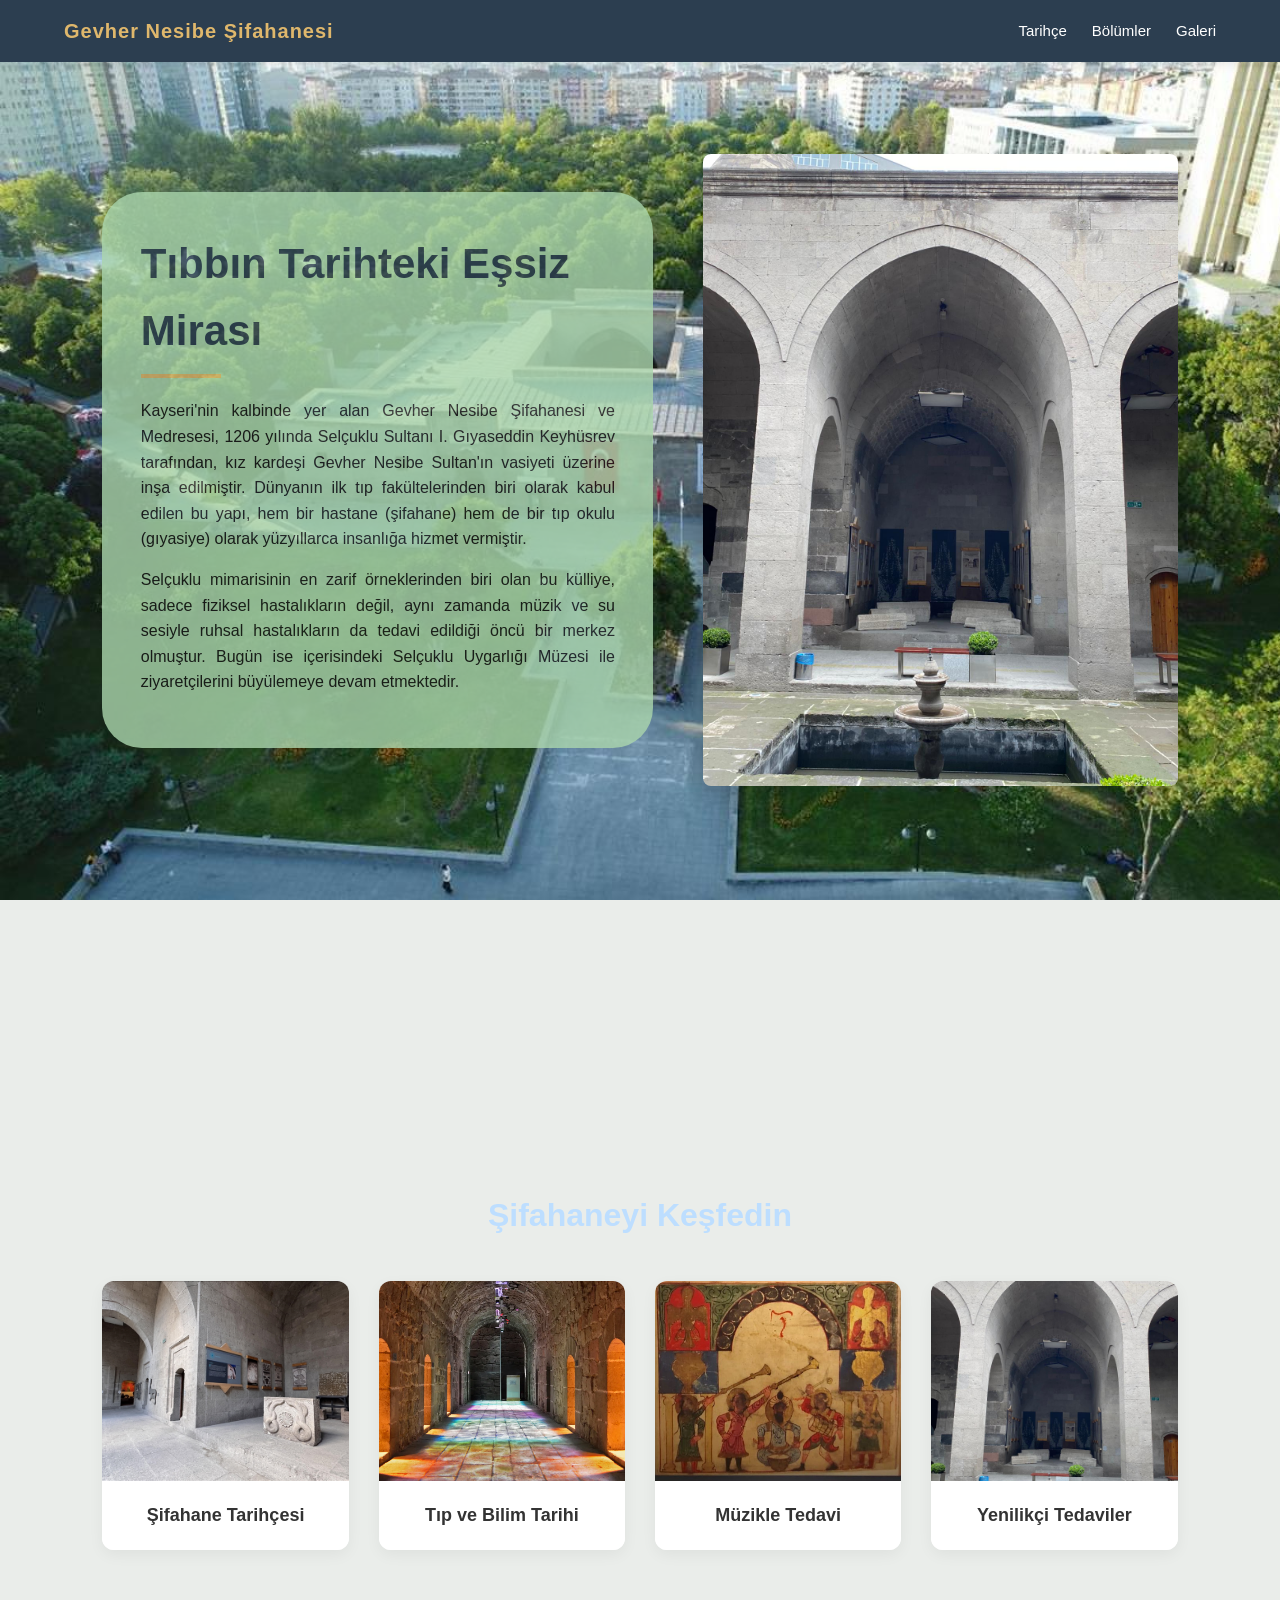
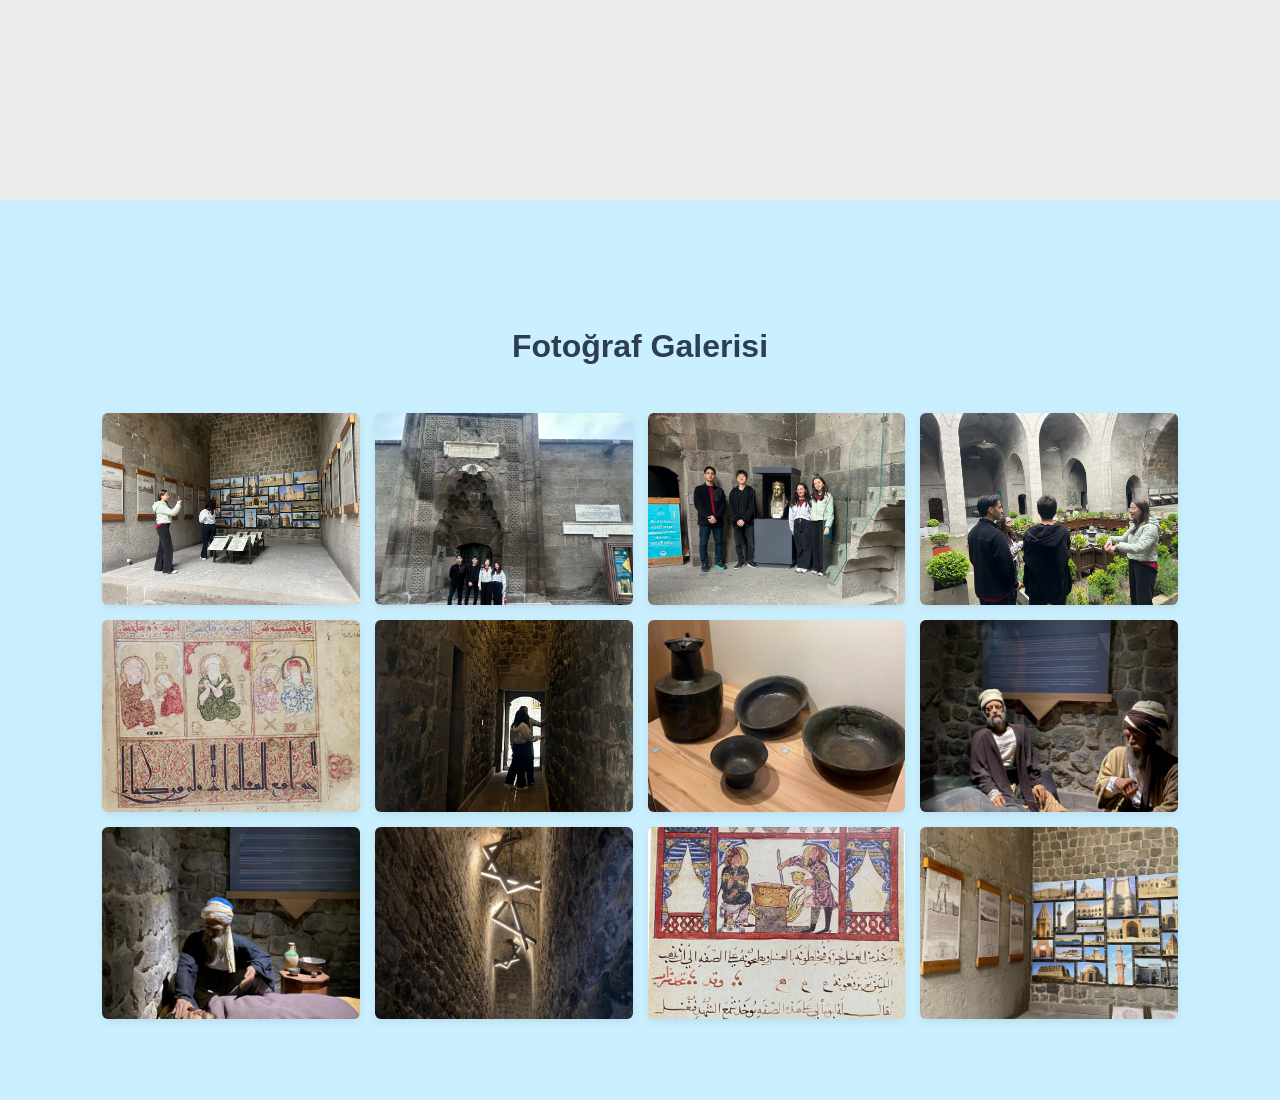
<file: index.html>
<!DOCTYPE html>
<html lang="tr">
<head>
    <meta charset="UTF-8">
    <meta name="viewport" content="width=device-width, initial-scale=1.0">
    <title>Gevher Nesibe Şifahanesi Tasarımı</title>
    <link rel="stylesheet" href="style.css">
   
</head>
<body>

    <!-- NAVBAR BÖLÜMÜ -->
    <nav class="navbar">
        <a href="#" class="logo"> Gevher Nesibe Şifahanesi</a>
        <ul class="nav-links">
            <li><a href="#giris">Tarihçe</a></li>
            <li><a href="#kesfet">Bölümler</a></li>
            <li><a href="#galeri">Galeri</a></li>
        </ul>
    </nav>

    <!-- 1. SAYFA: BAŞTA (GİRİŞ) -->
    <section id="giris" class="section">
        <div class="hero-container">
            <!-- Sol Taraf: Başlık ve 2 Paragraf -->
            <div class="hero-text">
                <h1>Tıbbın Tarihteki Eşsiz Mirası</h1>
                <p>Kayseri'nin kalbinde yer alan Gevher Nesibe Şifahanesi ve Medresesi, 1206 yılında Selçuklu Sultanı I. Gıyaseddin Keyhüsrev tarafından, kız kardeşi Gevher Nesibe Sultan'ın vasiyeti üzerine inşa edilmiştir. Dünyanın ilk tıp fakültelerinden biri olarak kabul edilen bu yapı, hem bir hastane (şifahane) hem de bir tıp okulu (gıyasiye) olarak yüzyıllarca insanlığa hizmet vermiştir.</p>
                <p>Selçuklu mimarisinin en zarif örneklerinden biri olan bu külliye, sadece fiziksel hastalıkların değil, aynı zamanda müzik ve su sesiyle ruhsal hastalıkların da tedavi edildiği öncü bir merkez olmuştur. Bugün ise içerisindeki Selçuklu Uygarlığı Müzesi ile ziyaretçilerini büyülemeye devam etmektedir.</p>
            </div>
            <!-- Sağ Taraf: Ana Resim -->
            <div class="hero-image">
                <img src="fho/01/010.jpeg" alt="Gevher Nesibe Şifahanesi Ana Görsel">
            </div>
        </div>
    </section>

    <!-- 2. SAYFA: 4 ADET ÖZEL ANIMASYONLU KART MENÜSÜ -->
    <section id="kesfet" class="section">
        <h2>Şifahaneyi Keşfedin</h2>
        <div class="card-grid">
            
            <!-- Kart 1 -->
            <a href="/tarihce/" class="card">
                <div class="card-img-wrapper">
                    <img src="fho/01/0110.jpeg" alt="Tarihçe">
                </div>
                <h3>Şifahane Tarihçesi</h3>
            </a>

            <!-- Kart 2 -->
            <a href="/tıp-bilim/index.html" class="card">
                <div class="card-img-wrapper">
                    <img src="fho/01/0120.webp" alt="Medrese">
                </div>
                <h3>Tıp ve Bilim Tarihi</h3>
            </a>

            <!-- Kart 3 -->
            <a href="/mzk/" class="card">
                <div class="card-img-wrapper">
                    <img src="fho/01/0130.jpeg" alt="Tedavi Yöntemleri">
                </div>
                <h3>Müzikle Tedavi</h3>
            </a>

            <!-- Kart 4 -->
            <a href="/yty/" class="card">
                <div class="card-img-wrapper">
                    <img src="fho/01/010.jpeg" alt="Müze">
                </div>
                <h3>Yenilikçi Tedaviler</h3>
            </a>

        </div>
    </section>

    <!-- 3. SAYFA: EN ALTTA 12 KÜÇÜK RESİMLİK 4x3 ALAN -->
    <section id="galeri" class="section">
        <h2>Fotoğraf Galerisi</h2>
        <div class="gallery-grid">
            <!-- 12 Adet Küçük Resim Kutusu -->
            <div class="gallery-item"><img src="fho/01/0111.jpeg" alt="Galeri 1"></div>
            <div class="gallery-item"><img src="fho/01/0112.jpeg" alt="Galeri 2"></div>
            <div class="gallery-item"><img src="fho/01/0113.jpeg" alt="Galeri 3"></div>
            <div class="gallery-item"><img src="fho/01/0114.jpeg" alt="Galeri 4"></div>
            
            <div class="gallery-item"><img src="fho/01/0115.jpeg" alt="Galeri 5"></div>
            <div class="gallery-item"><img src="fho/01/0116.jpeg" alt="Galeri 6"></div>
            <div class="gallery-item"><img src="fho/01/0117.jpeg" alt="Galeri 7"></div>
            <div class="gallery-item"><img src="fho/01/0118.jpeg" alt="Galeri 8"></div>
            
            <div class="gallery-item"><img src="fho/01/0119.jpeg" alt="Galeri 9"></div>
            <div class="gallery-item"><img src="fho/01/0121.jpeg" alt="Galeri 10"></div>
            <div class="gallery-item"><img src="fho/01/0122.jpeg" alt="Galeri 11"></div>
            <div class="gallery-item"><img src="fho/01/0123.jpeg" alt="Galeri 12"></div>
        </div>
    </section>

</body>
</html>
</file>
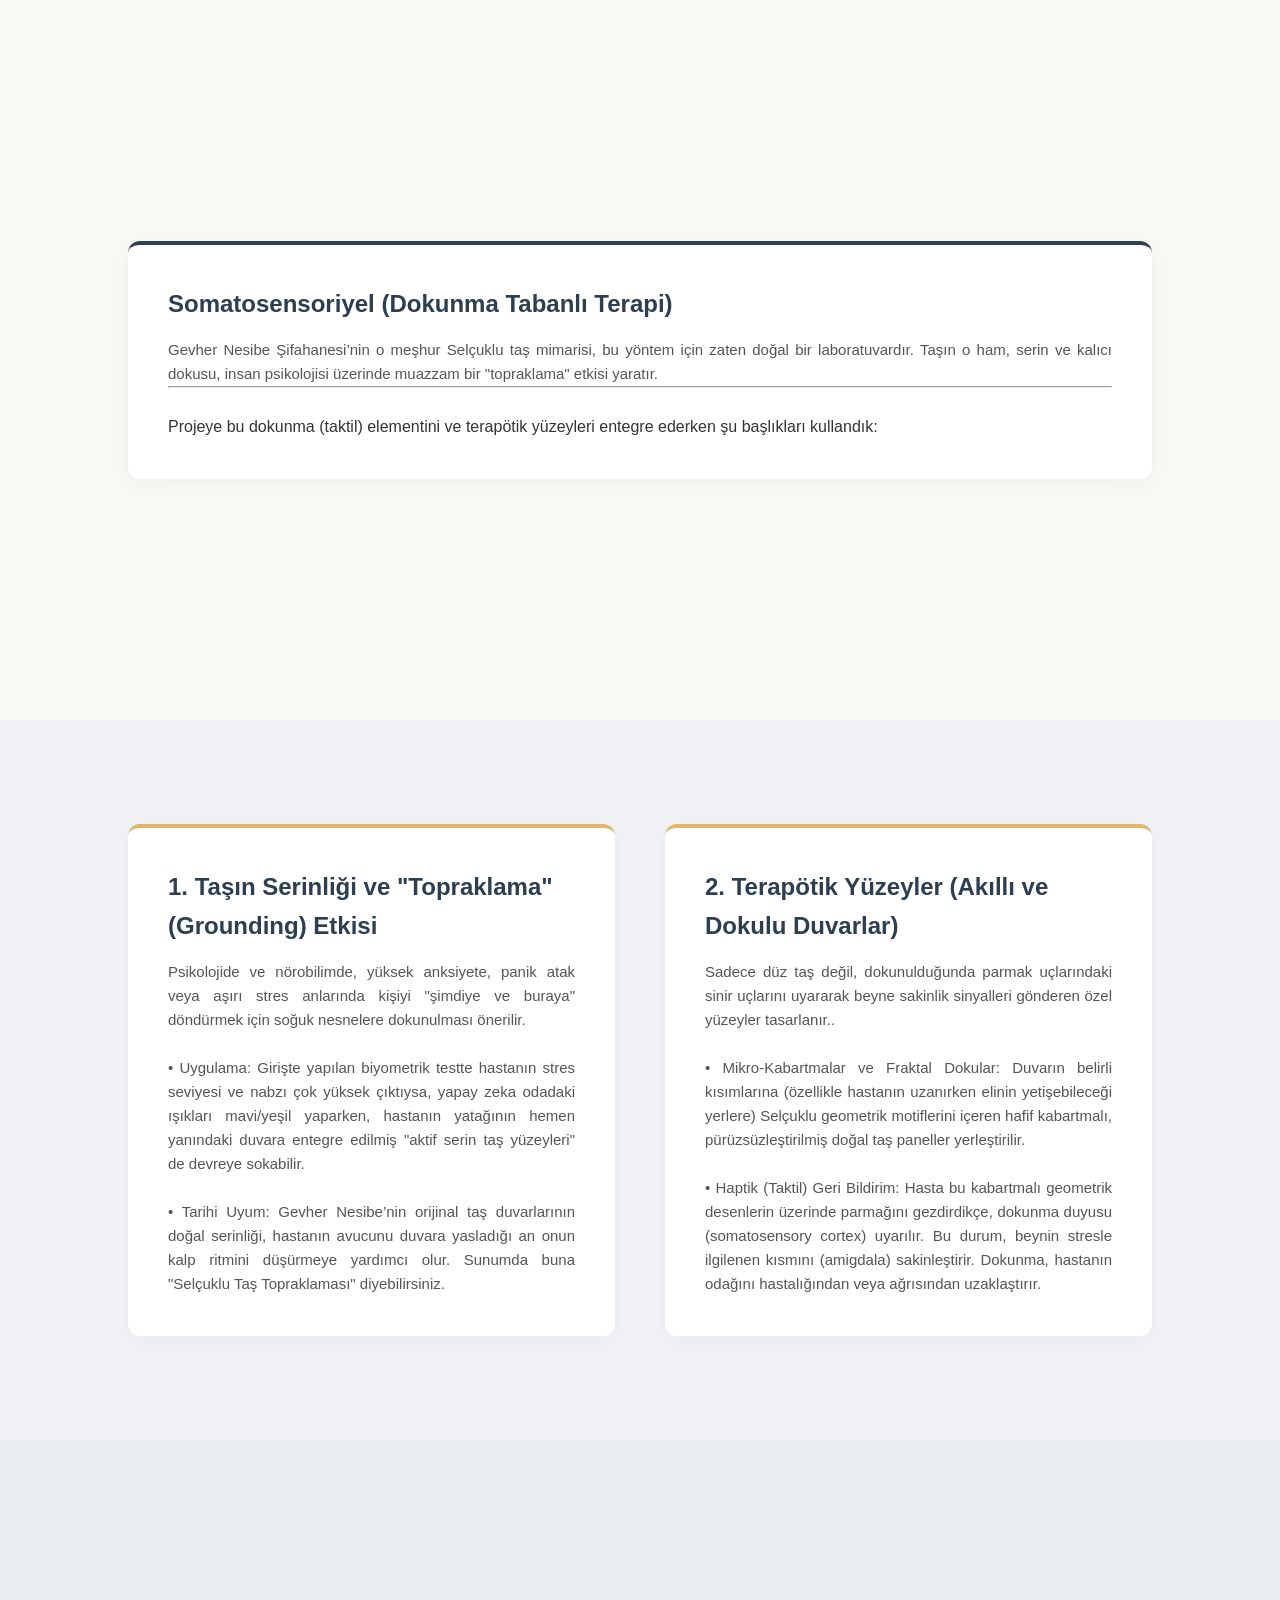
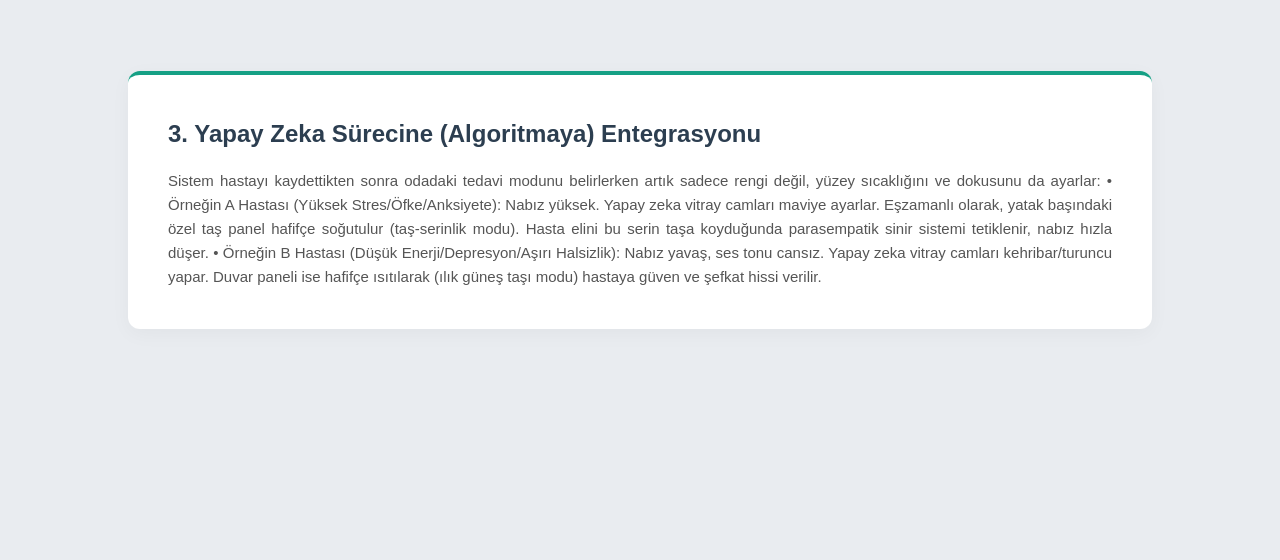
<file: dok/index.html>
<!DOCTYPE html>
<html lang="tr">

<head>
    <meta charset="UTF-8">
    <meta name="viewport" content="width=device-width, initial-scale=1.0">
    <title>Düz Sayfa Tasarımı - 5 Section Yapısı</title>
    <link rel="stylesheet" href="dok.css">

</head>

<body>

    <!-- 1. BÖLÜM (SECTION) -->
    <section id="section1" class="page-section">
        <div class="section-container">

            <!-- 1. Bölüm - 1. Div -->
            <div class="content-box">
                <h3>Somatosensoriyel (Dokunma Tabanlı Terapi)</h3>
                <p>Gevher Nesibe Şifahanesi’nin o meşhur Selçuklu taş mimarisi, bu yöntem için zaten doğal bir
                    laboratuvardır. Taşın o ham, serin ve kalıcı dokusu, insan psikolojisi üzerinde muazzam bir
                    "topraklama" etkisi yaratır.
                    <br>
                    <hr><br>
                    Projeye bu dokunma (taktil) elementini ve terapötik yüzeyleri entegre ederken şu başlıkları
                    kullandık:
                </p>
            </div>
        </div>
    </section>

    <!-- 2. BÖLÜM (SECTION) -->
    <section id="section2" class="page-section">
        <div class="section-container">

            <!-- 2. Bölüm - 1. Div -->
            <div class="content-box">
                <h3>1. Taşın Serinliği ve "Topraklama" (Grounding) Etkisi</h3>
                <p>Psikolojide ve nörobilimde, yüksek anksiyete, panik atak veya aşırı stres anlarında kişiyi "şimdiye
                    ve buraya" döndürmek için soğuk nesnelere dokunulması önerilir.
                    <br><br>
                    • Uygulama: Girişte yapılan biyometrik testte hastanın stres seviyesi ve nabzı çok yüksek çıktıysa,
                    yapay zeka odadaki ışıkları mavi/yeşil yaparken, hastanın yatağının hemen yanındaki duvara entegre
                    edilmiş "aktif serin taş yüzeyleri" de devreye sokabilir.
                    <br><br>
                    • Tarihi Uyum: Gevher Nesibe’nin orijinal taş duvarlarının doğal serinliği, hastanın avucunu duvara
                    yasladığı an onun kalp ritmini düşürmeye yardımcı olur. Sunumda buna "Selçuklu Taş Topraklaması"
                    diyebilirsiniz.
                </p>
            </div>

            <!-- 2. Bölüm - 2. Div -->
            <div class="content-box">
                <h3>2. Terapötik Yüzeyler (Akıllı ve Dokulu Duvarlar)</h3>
                <p> Sadece düz taş değil, dokunulduğunda parmak uçlarındaki sinir uçlarını uyararak beyne sakinlik
                    sinyalleri gönderen özel yüzeyler tasarlanır..
                    <br><br>
                    • Mikro-Kabartmalar ve Fraktal Dokular: Duvarın belirli kısımlarına (özellikle hastanın uzanırken
                    elinin yetişebileceği yerlere) Selçuklu geometrik motiflerini içeren hafif kabartmalı,
                    pürüzsüzleştirilmiş doğal taş paneller yerleştirilir.
                    <br><br>
                    • Haptik (Taktil) Geri Bildirim: Hasta bu kabartmalı geometrik desenlerin üzerinde parmağını
                    gezdirdikçe, dokunma duyusu (somatosensory cortex) uyarılır. Bu durum, beynin stresle ilgilenen
                    kısmını (amigdala) sakinleştirir. Dokunma, hastanın odağını hastalığından veya ağrısından
                    uzaklaştırır.
                </p>
            </div>

        </div>
    </section>

    <!-- 3. BÖLÜM (SECTION) -->
    <section id="section3" class="page-section">
        <div class="section-container">

            <!-- 3. Bölüm - 1. Div -->
            <div class="content-box">
                <h3>3. Yapay Zeka Sürecine (Algoritmaya) Entegrasyonu</h3>
                <p>Sistem hastayı kaydettikten sonra odadaki tedavi modunu belirlerken artık sadece rengi değil, yüzey
                    sıcaklığını ve dokusunu da ayarlar:
                    • Örneğin A Hastası (Yüksek Stres/Öfke/Anksiyete): Nabız yüksek. Yapay zeka vitray camları maviye
                    ayarlar. Eşzamanlı olarak, yatak başındaki özel taş panel hafifçe soğutulur (taş-serinlik modu).
                    Hasta elini bu serin taşa koyduğunda parasempatik sinir sistemi tetiklenir, nabız hızla düşer.
                    • Örneğin B Hastası (Düşük Enerji/Depresyon/Aşırı Halsizlik): Nabız yavaş, ses tonu cansız. Yapay
                    zeka vitray camları kehribar/turuncu yapar. Duvar paneli ise hafifçe ısıtılarak (ılık güneş taşı
                    modu) hastaya güven ve şefkat hissi verilir.
                </p>
            </div>
        </div>
    </section>
</body>

</html>
</file>
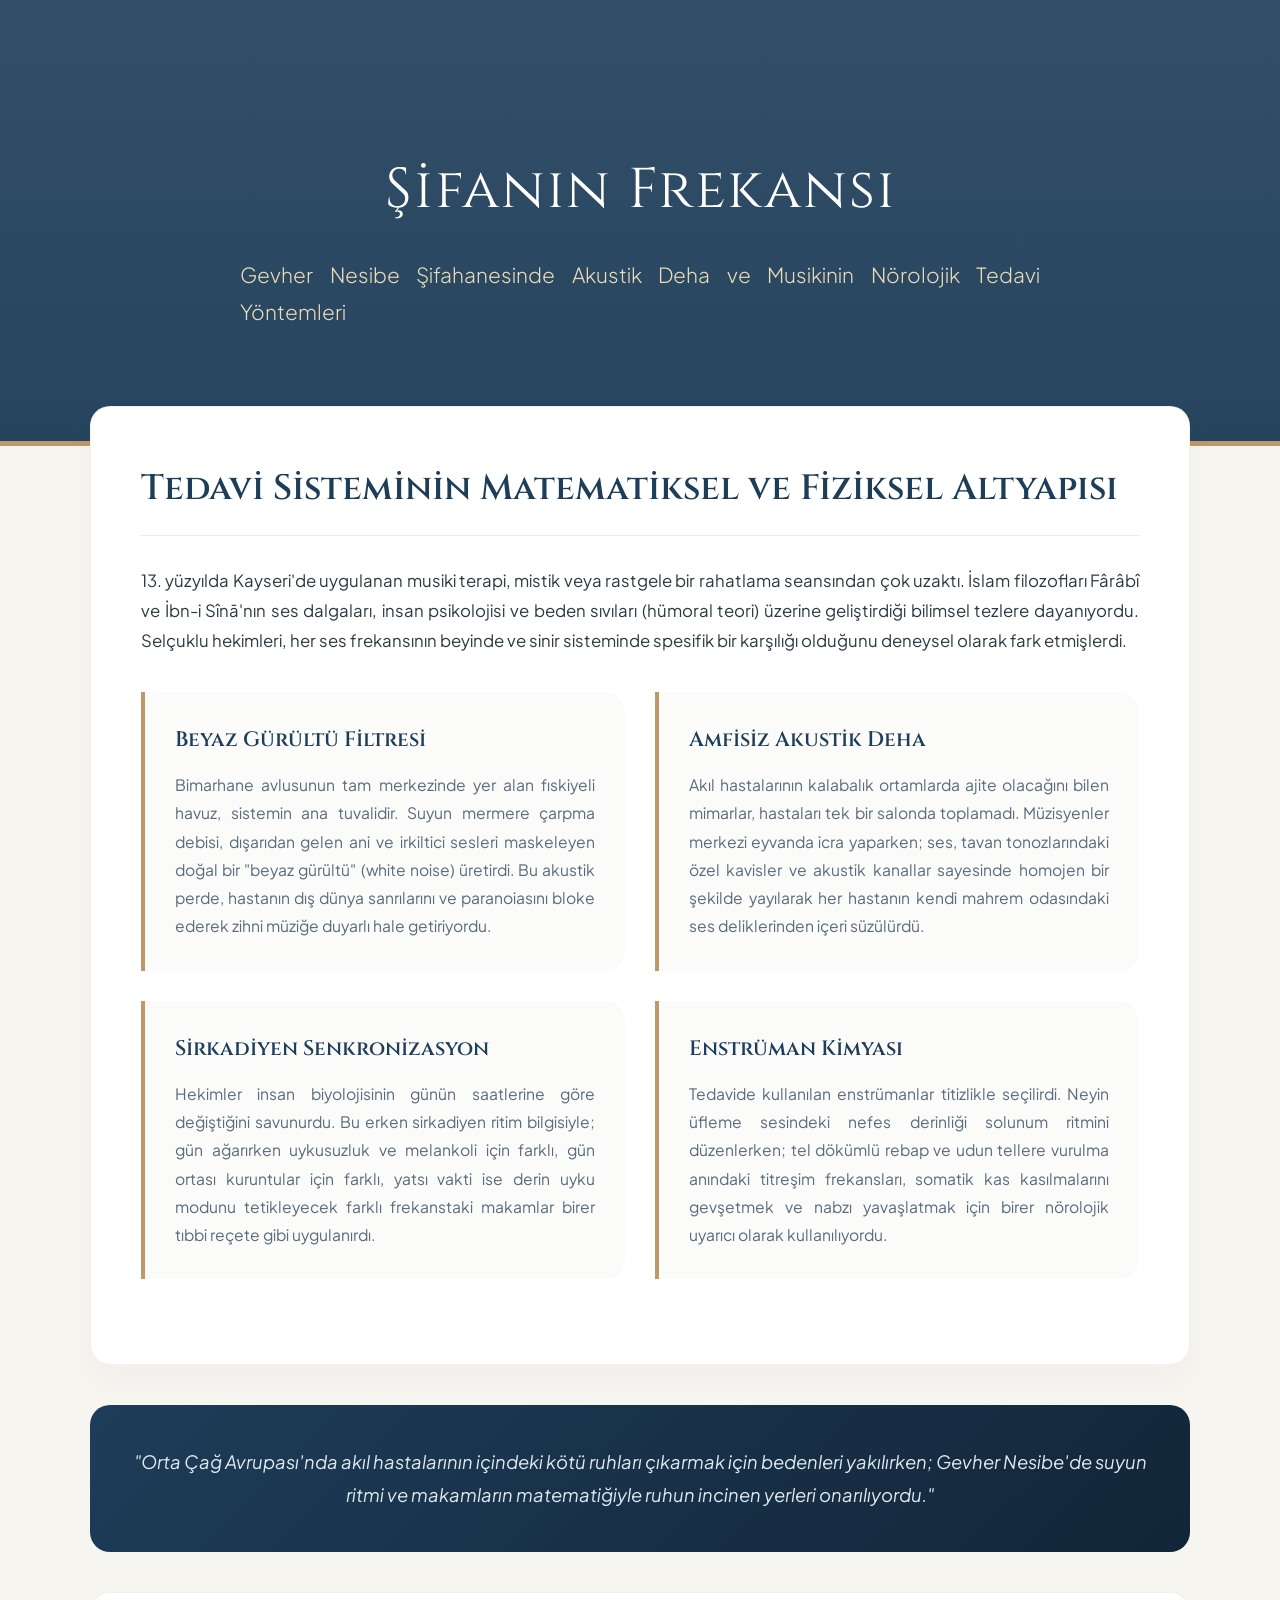
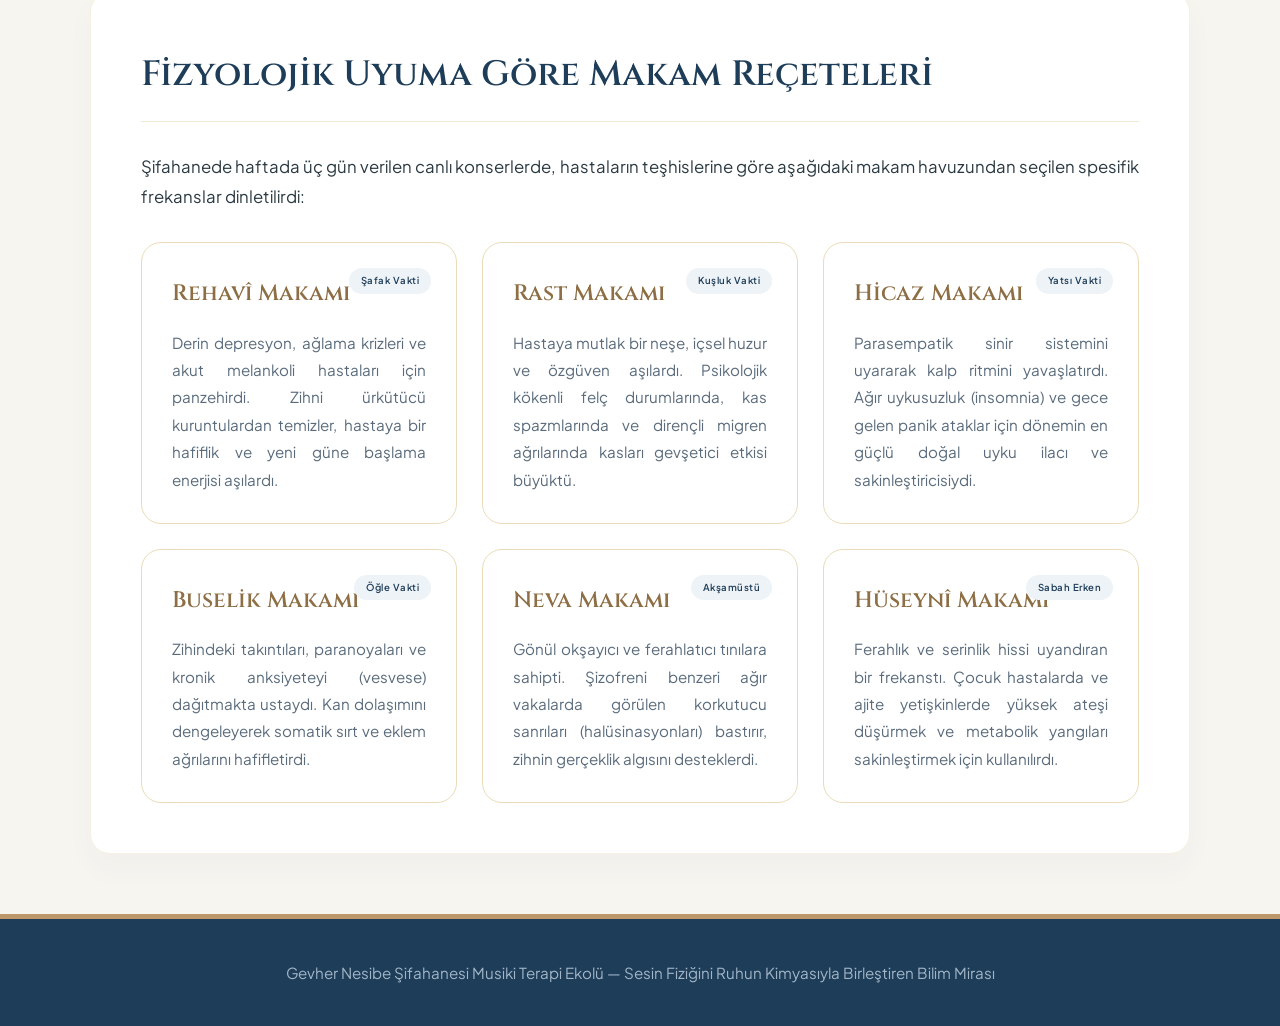
<file: mzk/index.html>
<!DOCTYPE html>
<html lang="tr">
<head>
    <meta charset="UTF-8">
    <meta name="viewport" content="width=device-width, initial-scale=1.0">
    <title>Gevher Nesibe Şifahanesi: Müzikle Tedavi Ekolü</title>
    <link rel="preconnect" href="https://fonts.googleapis.com">
    <link rel="preconnect" href="https://fonts.gstatic.com" crossorigin>
    <link href="https://fonts.googleapis.com/css2?family=Cinzel:wght@400;600;700&family=Plus+Jakarta+Sans:wght@300;400;500;600&display=swap" rel="stylesheet">
    <style>
        :root {
            --primary: #bc986a;       /* Dingin Altın / Kum Tonu */
            --primary-dark: #8d6e45;
            --secondary: #1e3d59;     /* Huzur Veren Terapi Mavisi */
            --bg-body: #f7f5f0;       /* Yumuşak Krem / Parşömen */
            --bg-card: #ffffff;
            --text-main: #2b3a42;
            --text-muted: #5a6b7c;
            --border: #ebdcb9;
            --radius: 20px;
            --shadow: 0 15px 30px rgba(30, 61, 89, 0.03);
            --transition: all 0.3s cubic-bezier(0.25, 0.8, 0.25, 1);
        }

        * {
            margin: 0;
            padding: 0;
            box-sizing: border-box;
        }

        body {
            font-family: 'Plus Jakarta Sans', sans-serif;
            background-color: var(--bg-body);
            color: var(--text-main);
            line-height: 1.8;
            -webkit-font-smoothing: antialiased;
        }

        /* Hero Alanı */
        header {
            background: linear-gradient(rgba(30, 61, 89, 0.9), rgba(30, 61, 89, 0.96)), url('https://images.unsplash.com/photo-1511192336575-5a79af67a629?q=80&w=2070') no-repeat center center/cover;
            color: #ffffff;
            text-align: center;
            padding: 140px 20px 110px;
            border-bottom: 5px solid var(--primary);
            position: relative;
        }

        header h1 {
            font-family: 'Cinzel', serif;
            font-size: 3.5rem;
            font-weight: 400;
            letter-spacing: 2px;
            margin-bottom: 15px;
            color: #ffffff;
        }

        header p {
            font-size: 1.3rem;
            max-width: 800px;
            margin: 0 auto;
            color: #ebdcb9;
            font-weight: 300;
        }

        .container {
            max-width: 1140px;
            margin: -40px auto 60px;
            padding: 0 20px;
            position: relative;
            z-index: 10;
        }

        /* Bölüm Kartı */
        section {
            background: var(--bg-card);
            padding: 50px;
            border-radius: var(--radius);
            box-shadow: var(--shadow);
            margin-bottom: 40px;
            border: 1px solid rgba(235, 220, 185, 0.4);
        }

        h2 {
            font-family: 'Cinzel', serif;
            color: var(--secondary);
            font-size: 2.2rem;
            margin-bottom: 30px;
            font-weight: 600;
            border-bottom: 1px solid #f2e9d4;
            padding-bottom: 15px;
            display: flex;
            align-items: center;
            gap: 15px;
        }

        p {
            margin-bottom: 20px;
            text-align: justify;
            color: var(--text-main);
            font-size: 1.05rem;
        }

        /* Can Alıcı Noktalar Grid */
        .points-grid {
            display: grid;
            grid-template-columns: 1fr 1fr;
            gap: 30px;
            margin: 35px 0;
        }

        .point-card {
            background: #fbfbfa;
            border-left: 4px solid var(--primary);
            padding: 30px;
            border-radius: 0 var(--radius) var(--radius) 0;
            transition: var(--transition);
        }

        .point-card:hover {
            transform: translateX(5px);
            background: #fffdf9;
            box-shadow: 0 5px 15px rgba(188, 152, 106, 0.1);
        }

        .point-card h3 {
            font-family: 'Cinzel', serif;
            color: var(--secondary);
            font-size: 1.3rem;
            margin-bottom: 12px;
            font-weight: 600;
        }

        .point-card p {
            font-size: 0.98rem;
            color: var(--text-muted);
            margin: 0;
        }

        /* Büyük Vurgu Bloğu */
        .callout {
            background: linear-gradient(135deg, #1e3d59, #122538);
            color: #ffffff;
            padding: 40px;
            border-radius: var(--radius);
            margin: 40px 0;
            position: relative;
        }

        .callout p {
            color: #e1e9f0;
            font-style: italic;
            font-size: 1.15rem;
            margin: 0;
            text-align: center;
        }

        /* Makam Kartları */
        .makam-grid {
            display: grid;
            grid-template-columns: repeat(auto-fit, minmax(300px, 1fr));
            gap: 25px;
            margin-top: 30px;
        }

        .makam-card {
            background: #ffffff;
            border: 1px solid var(--border);
            border-radius: var(--radius);
            padding: 30px;
            transition: var(--transition);
            position: relative;
        }

        .makam-card:hover {
            transform: translateY(-5px);
            box-shadow: 0 15px 30px rgba(141, 110, 69, 0.08);
            border-color: var(--primary);
        }

        .makam-badge {
            position: absolute;
            top: 25px;
            right: 25px;
            font-size: 0.6rem;
            background: #eef3f7;
            color: var(--secondary);
            padding: 4px 12px;
            border-radius: 30px;
            font-weight: 600;
            letter-spacing: 0.5px;
        }

        .makam-card h3 {
            font-family: 'Cinzel', serif;
            color: var(--primary-dark);
            font-size: 1.4rem;
            margin-bottom: 15px;
            font-weight: 600;
        }

        .makam-card p {
            font-size: 0.95rem;
            color: var(--text-muted);
            margin: 0;
        }

        /* Footer */
        footer {
            background-color: var(--secondary);
            color: #ffffff;
            text-align: center;
            padding: 40px 20px;
            border-top: 5px solid var(--primary);
        }

        footer p {
            color: #a1b5c7;
            text-align: center;
            margin: 0;
            font-size: 0.95rem;
        }

        @media (max-width: 768px) {
            header h1 { font-size: 2.3rem; }
            .points-grid { grid-template-columns: 1fr; gap: 20px; }
            section { padding: 30px 20px; }
            h2 { font-size: 1.7rem; }
        }
    </style>
</head>
<body>

    <header>
        <h1>Şifanın Frekansı</h1>
        <p>Gevher Nesibe Şifahanesinde Akustik Deha ve Musikinin Nörolojik Tedavi Yöntemleri</p>
    </header>

    <div class="container">

        <!-- BÖLÜM 1: SİSTEMİN ÖZÜ VE CAN ALICI NOKTALAR -->
        <section>
            <h2>Tedavi Sisteminin Matematiksel ve Fiziksel Altyapısı</h2>
            <p>13. yüzyılda Kayseri'de uygulanan musiki terapi, mistik veya rastgele bir rahatlama seansından çok uzaktı. İslam filozofları Fârâbî ve İbn-i Sînā'nın ses dalgaları, insan psikolojisi ve beden sıvıları (hümoral teori) üzerine geliştirdiği bilimsel tezlere dayanıyordu. Selçuklu hekimleri, her ses frekansının beyinde ve sinir sisteminde spesifik bir karşılığı olduğunu deneysel olarak fark etmişlerdi.</p>
            
            <div class="points-grid">
                <!-- Nokta 1 -->
                <div class="point-card">
                    <h3>Beyaz Gürültü Filtresi</h3>
                    <p>Bimarhane avlusunun tam merkezinde yer alan fıskiyeli havuz, sistemin ana tuvalidir. Suyun mermere çarpma debisi, dışarıdan gelen ani ve irkiltici sesleri maskeleyen doğal bir "beyaz gürültü" (white noise) üretirdi. Bu akustik perde, hastanın dış dünya sanrılarını ve paranoiasını bloke ederek zihni müziğe duyarlı hale getiriyordu.</p>
                </div>
                <!-- Nokta 2 -->
                <div class="point-card">
                    <h3>Amfisiz Akustik Deha</h3>
                    <p>Akıl hastalarının kalabalık ortamlarda ajite olacağını bilen mimarlar, hastaları tek bir salonda toplamadı. Müzisyenler merkezi eyvanda icra yaparken; ses, tavan tonozlarındaki özel kavisler ve akustik kanallar sayesinde homojen bir şekilde yayılarak her hastanın kendi mahrem odasındaki ses deliklerinden içeri süzülürdü.</p>
                </div>
                <!-- Nokta 3 -->
                <div class="point-card">
                    <h3>Sirkadiyen Senkronizasyon</h3>
                    <p>Hekimler insan biyolojisinin günün saatlerine göre değiştiğini savunurdu. Bu erken sirkadiyen ritim bilgisiyle; gün ağarırken uykusuzluk ve melankoli için farklı, gün ortası kuruntular için farklı, yatsı vakti ise derin uyku modunu tetikleyecek farklı frekanstaki makamlar birer tıbbi reçete gibi uygulanırdı.</p>
                </div>
                <!-- Nokta 4 -->
                <div class="point-card">
                    <h3>Enstrüman Kimyası</h3>
                    <p>Tedavide kullanılan enstrümanlar titizlikle seçilirdi. Neyin üfleme sesindeki nefes derinliği solunum ritmini düzenlerken; tel dökümlü rebap ve udun tellere vurulma anındaki titreşim frekansları, somatik kas kasılmalarını gevşetmek ve nabzı yavaşlatmak için birer nörolojik uyarıcı olarak kullanılıyordu.</p>
                </div>
            </div>
        </section>

        <!-- VURGU SÖZÜ -->
        <div class="callout">
            <p>"Orta Çağ Avrupası'nda akıl hastalarının içindeki kötü ruhları çıkarmak için bedenleri yakılırken; Gevher Nesibe'de suyun ritmi ve makamların matematiğiyle ruhun incinen yerleri onarılıyordu."</p>
        </div>

        <!-- BÖLÜM 2: MAKAM REÇETELERİ -->
        <section>
            <h2>Fizyolojik Uyuma Göre Makam Reçeteleri</h2>
            <p>Şifahanede haftada üç gün verilen canlı konserlerde, hastaların teşhislerine göre aşağıdaki makam havuzundan seçilen spesifik frekanslar dinletilirdi:</p>

            <div class="makam-grid">
                <!-- Rehavi -->
                <div class="makam-card">
                    <span class="makam-badge">Şafak Vakti</span>
                    <h3>Rehavî Makamı</h3>
                    <p>Derin depresyon, ağlama krizleri ve akut melankoli hastaları için panzehirdi. Zihni ürkütücü kuruntulardan temizler, hastaya bir hafiflik ve yeni güne başlama enerjisi aşılardı.</p>
                </div>
                <!-- Rast -->
                <div class="makam-card">
                    <span class="makam-badge">Kuşluk Vakti</span>
                    <h3>Rast Makamı</h3>
                    <p>Hastaya mutlak bir neşe, içsel huzur ve özgüven aşılardı. Psikolojik kökenli felç durumlarında, kas spazmlarında ve dirençli migren ağrılarında kasları gevşetici etkisi büyüktü.</p>
                </div>
                <!-- Hicaz -->
                <div class="makam-card">
                    <span class="makam-badge">Yatsı Vakti</span>
                    <h3>Hicaz Makamı</h3>
                    <p>Parasempatik sinir sistemini uyararak kalp ritmini yavaşlatırdı. Ağır uykusuzluk (insomnia) ve gece gelen panik ataklar için dönemin en güçlü doğal uyku ilacı ve sakinleştiricisiydi.</p>
                </div>
                <!-- Buselik -->
                <div class="makam-card">
                    <span class="makam-badge">Öğle Vakti</span>
                    <h3>Buselik Makamı</h3>
                    <p>Zihindeki takıntıları, paranoyaları ve kronik anksiyeteyi (vesvese) dağıtmakta ustaydı. Kan dolaşımını dengeleyerek somatik sırt ve eklem ağrılarını hafifletirdi.</p>
                </div>
                <!-- Neva -->
                <div class="makam-card">
                    <span class="makam-badge">Akşamüstü</span>
                    <h3>Neva Makamı</h3>
                    <p>Gönül okşayıcı ve ferahlatıcı tınılara sahipti. Şizofreni benzeri ağır vakalarda görülen korkutucu sanrıları (halüsinasyonları) bastırır, zihnin gerçeklik algısını desteklerdi.</p>
                </div>
                <!-- Hüseyni -->
                <div class="makam-card">
                    <span class="makam-badge">Sabah Erken</span>
                    <h3>Hüseynî Makamı</h3>
                    <p>Ferahlık ve serinlik hissi uyandıran bir frekanstı. Çocuk hastalarda ve ajite yetişkinlerde yüksek ateşi düşürmek ve metabolik yangıları sakinleştirmek için kullanılırdı.</p>
                </div>
            </div>
        </section>

    </div>

    <footer>
        <p>Gevher Nesibe Şifahanesi Musiki Terapi Ekolü — Sesin Fiziğini Ruhun Kimyasıyla Birleştiren Bilim Mirası</p>
    </footer>

</body>
</html>
</file>
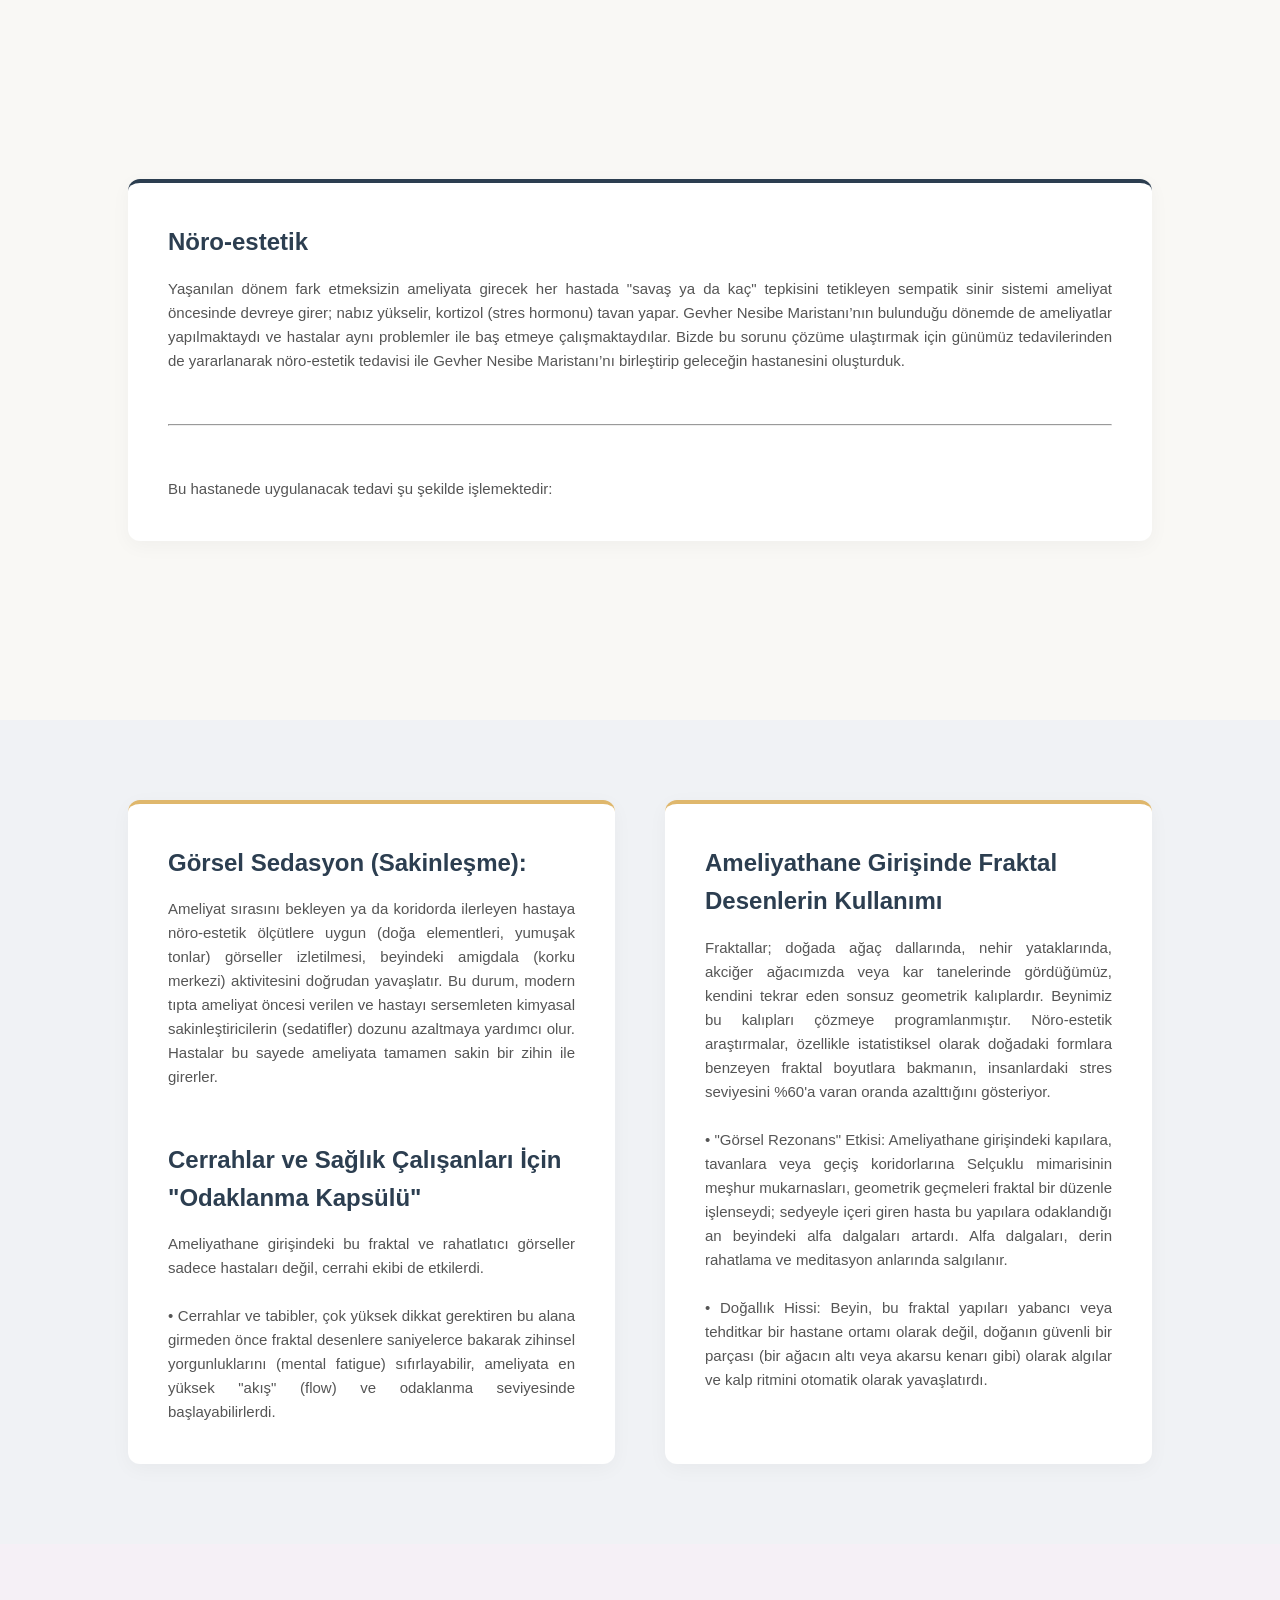
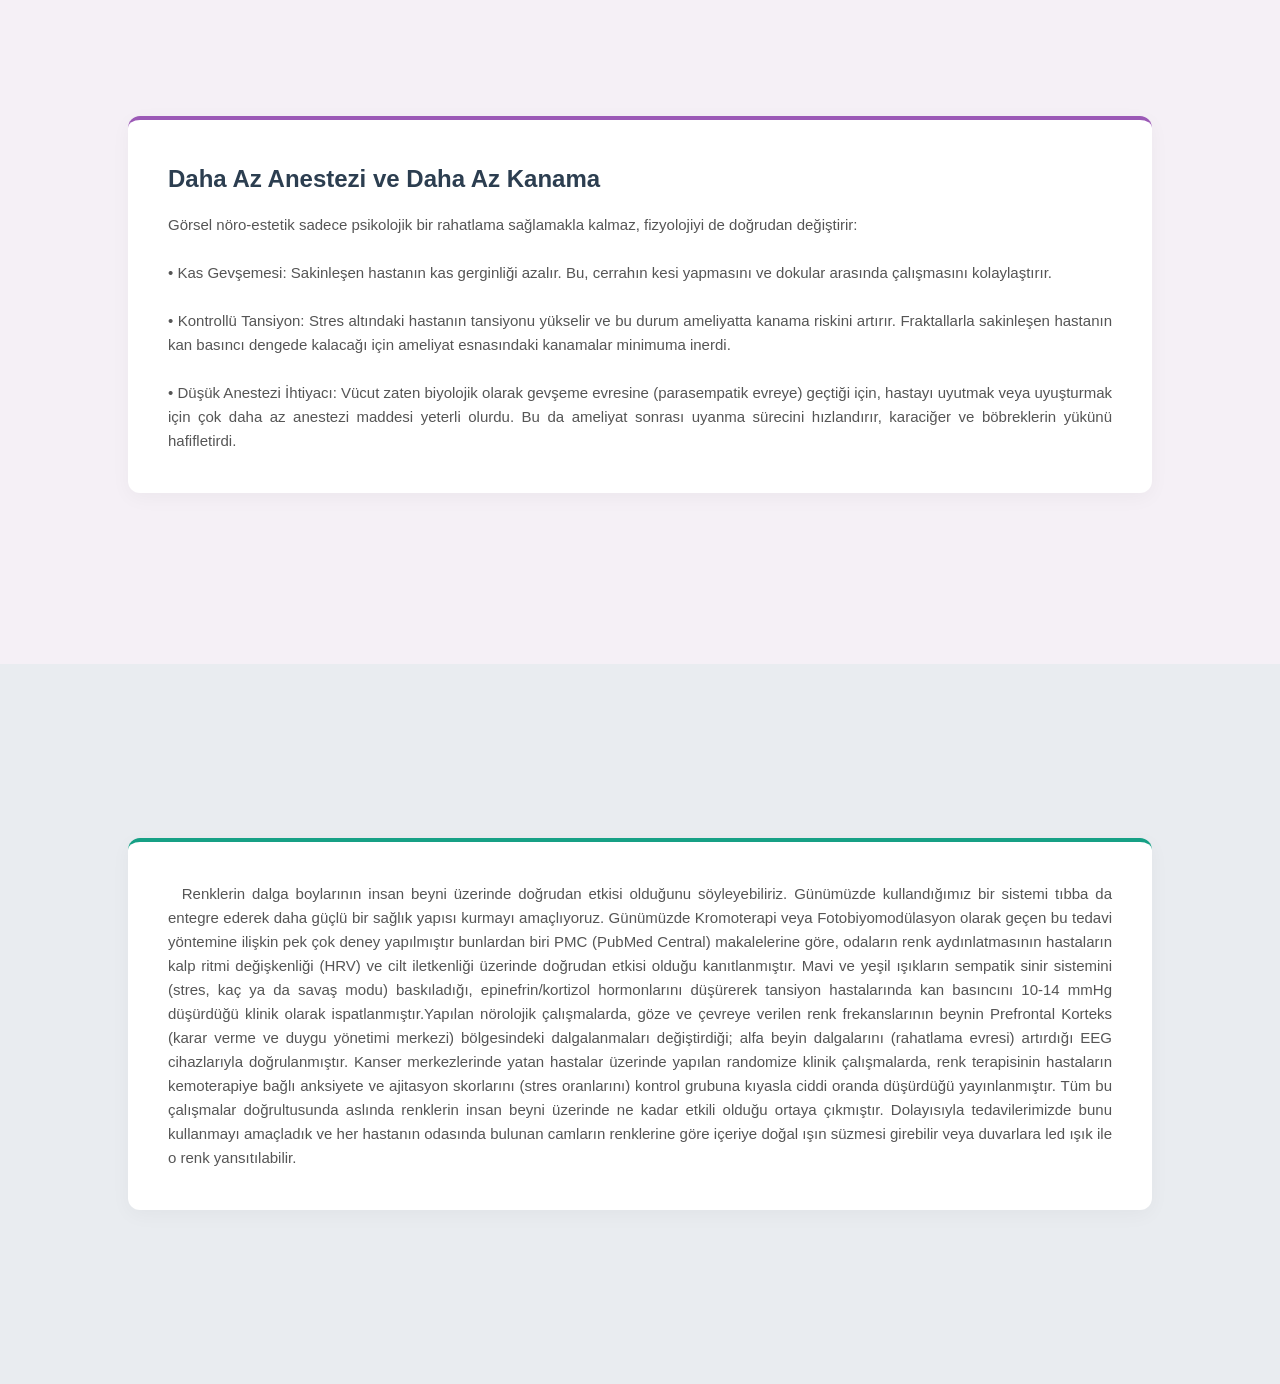
<file: noe/index.html>
<!DOCTYPE html>
<html lang="tr">

<head>
    <meta charset="UTF-8">
    <meta name="viewport" content="width=device-width, initial-scale=1.0">
    <title>Nöro-estetik</title>
    <link rel="stylesheet" href="new.css">

</head>

<body>

    <!-- 1. BÖLÜM (SECTION) -->
    <section id="section1" class="page-section">
        <div class="section-container">

            <!-- 1. Bölüm - 1. Div -->
            <div class="content-box">
                <h3>Nöro-estetik</h3>
                <p>Yaşanılan dönem fark etmeksizin ameliyata girecek her hastada "savaş ya da kaç" tepkisini tetikleyen
                    sempatik sinir sistemi ameliyat öncesinde devreye girer; nabız yükselir, kortizol (stres hormonu)
                    tavan yapar. Gevher Nesibe Maristanı’nın bulunduğu dönemde de ameliyatlar yapılmaktaydı ve hastalar
                    aynı problemler ile baş etmeye çalışmaktaydılar. Bizde bu sorunu çözüme ulaştırmak için günümüz
                    tedavilerinden de yararlanarak nöro-estetik tedavisi ile Gevher Nesibe Maristanı’nı birleştirip
                    geleceğin hastanesini oluşturduk. </p>
                <br><br>
                <hr>
                <br><br>
                <p>Bu hastanede uygulanacak tedavi şu şekilde işlemektedir:</p>
            </div>

        </div>
    </section>

    <!-- 2. BÖLÜM (SECTION) -->
    <section id="section2" class="page-section">
        <div class="section-container">

            <!-- 2. Bölüm - 1. Div -->
            <div class="content-box">
                <h3>Görsel Sedasyon (Sakinleşme):</h3>
                <p>Ameliyat sırasını bekleyen ya da koridorda ilerleyen hastaya nöro-estetik ölçütlere uygun (doğa
                    elementleri, yumuşak tonlar) görseller izletilmesi, beyindeki amigdala (korku merkezi) aktivitesini
                    doğrudan yavaşlatır. Bu durum, modern tıpta ameliyat öncesi verilen ve hastayı sersemleten kimyasal
                    sakinleştiricilerin (sedatifler) dozunu azaltmaya yardımcı olur. Hastalar bu sayede ameliyata
                    tamamen sakin bir zihin ile girerler. </p>
                <br><br>
                <h3>Cerrahlar ve Sağlık Çalışanları İçin "Odaklanma Kapsülü"</h3>
                <p>Ameliyathane girişindeki bu fraktal ve rahatlatıcı görseller sadece hastaları değil, cerrahi ekibi de
                    etkilerdi. <br><br>
                    • Cerrahlar ve tabibler, çok yüksek dikkat gerektiren bu alana girmeden önce fraktal desenlere
                    saniyelerce bakarak zihinsel yorgunluklarını (mental fatigue) sıfırlayabilir, ameliyata en yüksek
                    "akış" (flow) ve odaklanma seviyesinde başlayabilirlerdi.</p>
            </div>

            <!-- 2. Bölüm - 2. Div -->
            <div class="content-box">
                <h3>Ameliyathane Girişinde Fraktal Desenlerin Kullanımı</h3>
                <p>Fraktallar; doğada ağaç dallarında, nehir yataklarında, akciğer ağacımızda veya kar tanelerinde
                    gördüğümüz, kendini tekrar eden sonsuz geometrik kalıplardır. Beynimiz bu kalıpları çözmeye
                    programlanmıştır. Nöro-estetik araştırmalar, özellikle istatistiksel olarak doğadaki formlara
                    benzeyen fraktal boyutlara bakmanın, insanlardaki stres seviyesini %60'a varan oranda azalttığını
                    gösteriyor.
                    <br><br>
                    • "Görsel Rezonans" Etkisi: Ameliyathane girişindeki kapılara, tavanlara veya geçiş koridorlarına
                    Selçuklu mimarisinin meşhur mukarnasları, geometrik geçmeleri fraktal bir düzenle işlenseydi;
                    sedyeyle içeri giren hasta bu yapılara odaklandığı an beyindeki alfa dalgaları artardı. Alfa
                    dalgaları, derin rahatlama ve meditasyon anlarında salgılanır.
                    <br><br>
                    • Doğallık Hissi: Beyin, bu fraktal yapıları yabancı veya tehditkar bir hastane ortamı olarak değil,
                    doğanın güvenli bir parçası (bir ağacın altı veya akarsu kenarı gibi) olarak algılar ve kalp ritmini
                    otomatik olarak yavaşlatırdı.
                </p>
            </div>

        </div>
    </section>

    <!-- 4. BÖLÜM (SECTION) -->
    <section id="section4" class="page-section">
        <div class="section-container">

            <!-- 4. Bölüm - 1. Div -->
            <div class="content-box">
                <h3>Daha Az Anestezi ve Daha Az Kanama</h3>
                <p>Görsel nöro-estetik sadece psikolojik bir rahatlama sağlamakla kalmaz, fizyolojiyi de doğrudan
                    değiştirir:
                    <br><br>
                    • Kas Gevşemesi: Sakinleşen hastanın kas gerginliği azalır. Bu, cerrahın kesi yapmasını ve dokular
                    arasında çalışmasını kolaylaştırır.
                    <br><br>
                    • Kontrollü Tansiyon: Stres altındaki hastanın tansiyonu yükselir ve bu durum ameliyatta kanama
                    riskini artırır. Fraktallarla sakinleşen hastanın kan basıncı dengede kalacağı için ameliyat
                    esnasındaki kanamalar minimuma inerdi.
                    <br><br>
                    • Düşük Anestezi İhtiyacı: Vücut zaten biyolojik olarak gevşeme evresine (parasempatik evreye)
                    geçtiği için, hastayı uyutmak veya uyuşturmak için çok daha az anestezi maddesi yeterli olurdu. Bu
                    da ameliyat sonrası uyanma sürecini hızlandırır, karaciğer ve böbreklerin yükünü hafifletirdi.
                </p>
            </div>

        </div>
    </section>

    <!-- 3. BÖLÜM (SECTION) -->
    <section id="section3" class="page-section">
        <div class="section-container">

            <!-- 3. Bölüm - 1. Div -->
            <div class="content-box">
                <p> &nbsp; Renklerin dalga boylarının insan beyni üzerinde doğrudan etkisi olduğunu söyleyebiliriz.
                    Günümüzde
                    kullandığımız bir sistemi tıbba da entegre ederek daha güçlü bir sağlık yapısı kurmayı amaçlıyoruz.
                    Günümüzde Kromoterapi veya Fotobiyomodülasyon olarak geçen bu tedavi yöntemine ilişkin pek çok deney
                    yapılmıştır bunlardan biri PMC (PubMed Central) makalelerine göre, odaların renk aydınlatmasının
                    hastaların kalp ritmi değişkenliği (HRV) ve cilt iletkenliği üzerinde doğrudan etkisi olduğu
                    kanıtlanmıştır. Mavi ve yeşil ışıkların sempatik sinir sistemini (stres, kaç ya da savaş modu)
                    baskıladığı, epinefrin/kortizol hormonlarını düşürerek tansiyon hastalarında kan basıncını 10-14
                    mmHg düşürdüğü klinik olarak ispatlanmıştır.Yapılan nörolojik çalışmalarda, göze ve çevreye verilen
                    renk frekanslarının beynin Prefrontal Korteks (karar verme ve duygu yönetimi merkezi) bölgesindeki
                    dalgalanmaları değiştirdiği; alfa beyin dalgalarını (rahatlama evresi) artırdığı EEG cihazlarıyla
                    doğrulanmıştır. Kanser merkezlerinde yatan hastalar üzerinde yapılan randomize klinik çalışmalarda,
                    renk terapisinin hastaların kemoterapiye bağlı anksiyete ve ajitasyon skorlarını (stres oranlarını)
                    kontrol grubuna kıyasla ciddi oranda düşürdüğü yayınlanmıştır.
                    Tüm bu çalışmalar doğrultusunda aslında renklerin insan beyni üzerinde ne kadar etkili olduğu ortaya
                    çıkmıştır. Dolayısıyla tedavilerimizde bunu kullanmayı amaçladık ve her hastanın odasında bulunan
                    camların renklerine göre içeriye doğal ışın süzmesi girebilir veya duvarlara led ışık ile o renk
                    yansıtılabilir.
                </p>
            </div>

        </div>
    </section>
</body>

</html>
</file>
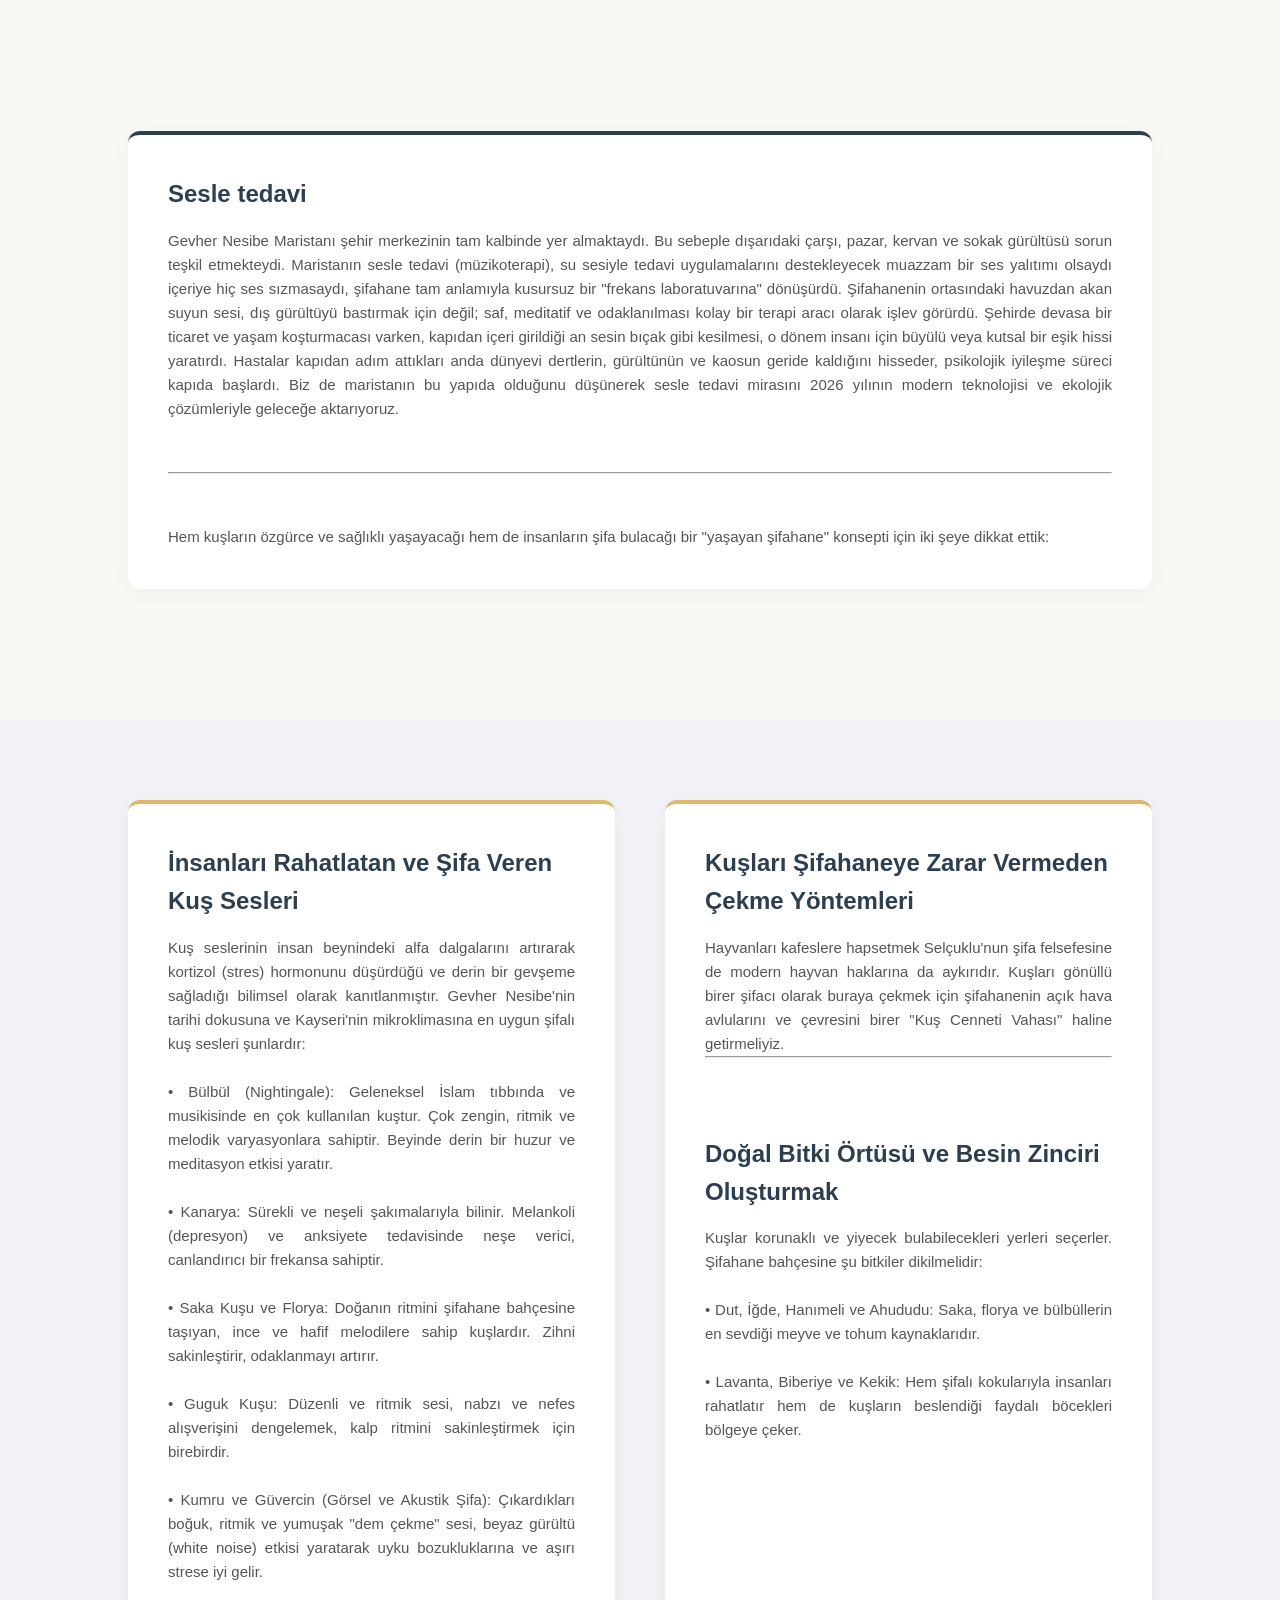
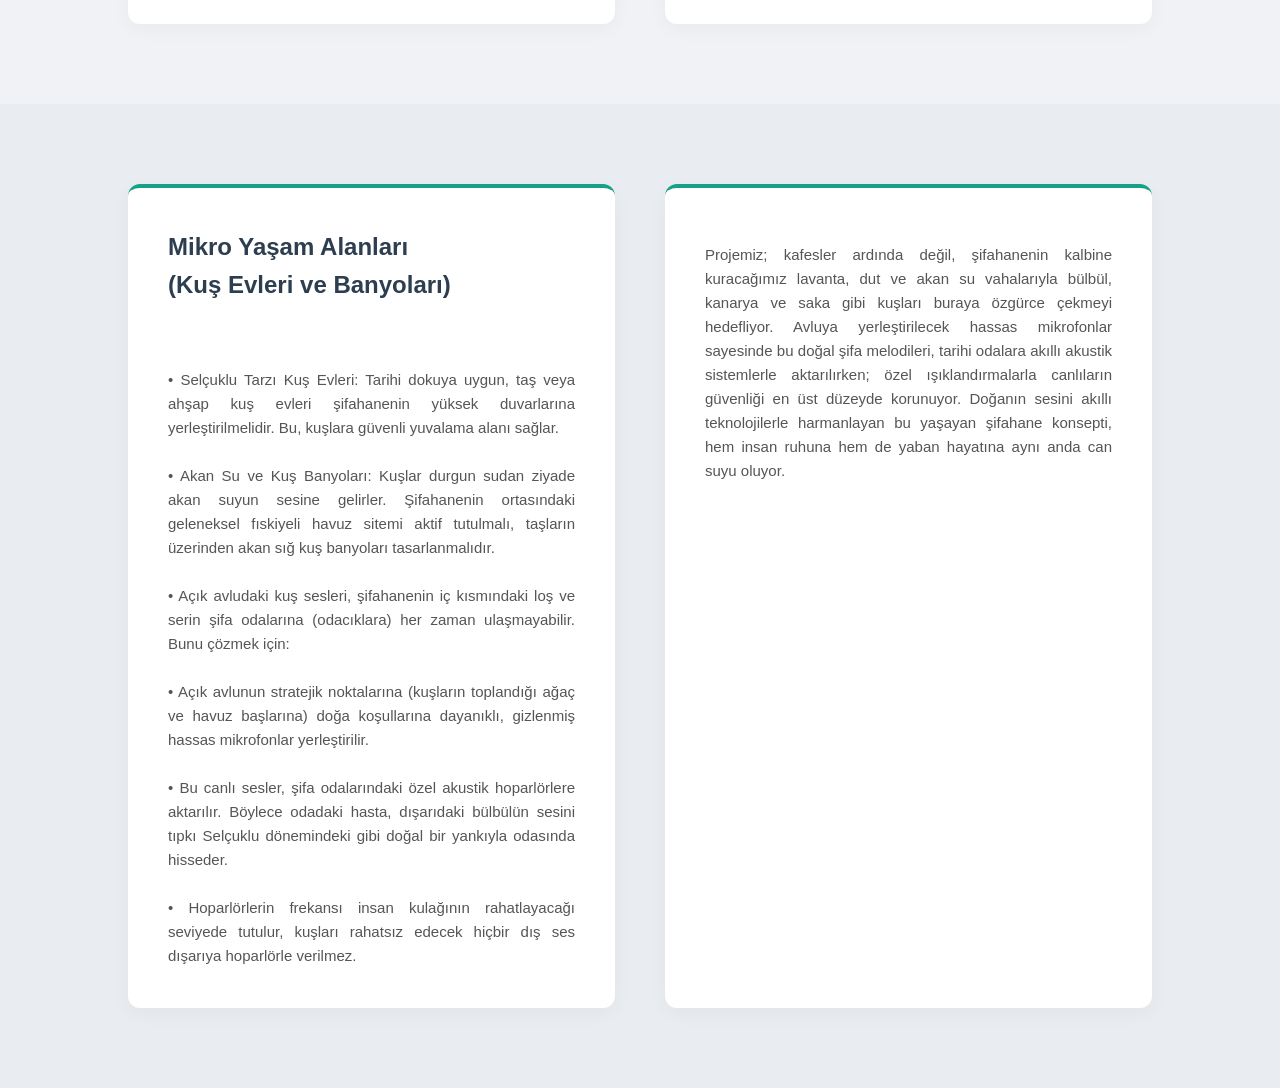
<file: ses/index.html>
<!DOCTYPE html>
<html lang="tr">

<head>
    <meta charset="UTF-8">
    <meta name="viewport" content="width=device-width, initial-scale=1.0">
    <title>Sesle tedavi</title>
    <link rel="stylesheet" href="new.css">

</head>

<body>

    <!-- 1. BÖLÜM (SECTION) -->
    <section id="section1" class="page-section">
        <div class="section-container">

            <!-- 1. Bölüm - 1. Div -->
            <div class="content-box">
                <h3>Sesle tedavi </h3>
                <p>Gevher Nesibe Maristanı şehir merkezinin tam kalbinde yer almaktaydı. Bu sebeple dışarıdaki çarşı,
                    pazar, kervan ve sokak gürültüsü sorun teşkil etmekteydi. Maristanın sesle tedavi (müzikoterapi), su
                    sesiyle tedavi uygulamalarını destekleyecek muazzam bir ses yalıtımı olsaydı içeriye hiç ses
                    sızmasaydı, şifahane tam anlamıyla kusursuz bir "frekans laboratuvarına" dönüşürdü. Şifahanenin
                    ortasındaki havuzdan akan suyun sesi, dış gürültüyü bastırmak için değil; saf, meditatif ve
                    odaklanılması kolay bir terapi aracı olarak işlev görürdü. Şehirde devasa bir ticaret ve yaşam
                    koşturmacası varken, kapıdan içeri girildiği an sesin bıçak gibi kesilmesi, o dönem insanı için
                    büyülü veya kutsal bir eşik hissi yaratırdı. Hastalar kapıdan adım attıkları anda dünyevi dertlerin,
                    gürültünün ve kaosun geride kaldığını hisseder, psikolojik iyileşme süreci kapıda başlardı. Biz de
                    maristanın bu yapıda olduğunu düşünerek sesle tedavi mirasını 2026 yılının modern teknolojisi ve
                    ekolojik çözümleriyle geleceğe aktarıyoruz.</p>
                <br><br>
                <hr>
                <br><br>
                <p>Hem kuşların özgürce ve sağlıklı yaşayacağı hem de insanların şifa bulacağı bir "yaşayan şifahane"
                    konsepti için iki şeye dikkat ettik:</p>
            </div>

        </div>
    </section>

    <!-- 2. BÖLÜM (SECTION) -->
    <section id="section2" class="page-section">
        <div class="section-container">

            <!-- 2. Bölüm - 1. Div -->
            <div class="content-box">
                <h3>İnsanları Rahatlatan ve Şifa Veren Kuş Sesleri</h3>
                <p>Kuş seslerinin insan beynindeki alfa dalgalarını artırarak kortizol (stres) hormonunu düşürdüğü ve
                    derin bir gevşeme sağladığı bilimsel olarak kanıtlanmıştır. Gevher Nesibe'nin tarihi dokusuna ve
                    Kayseri'nin mikroklimasına en uygun şifalı kuş sesleri şunlardır:
                    <br><br>
                    • Bülbül (Nightingale): Geleneksel İslam tıbbında ve musikisinde en çok kullanılan kuştur. Çok
                    zengin, ritmik ve melodik varyasyonlara sahiptir. Beyinde derin bir huzur ve meditasyon etkisi
                    yaratır.
                    <br><br>
                    • Kanarya: Sürekli ve neşeli şakımalarıyla bilinir. Melankoli (depresyon) ve anksiyete tedavisinde
                    neşe verici, canlandırıcı bir frekansa sahiptir.
                    <br><br>
                    • Saka Kuşu ve Florya: Doğanın ritmini şifahane bahçesine taşıyan, ince ve hafif melodilere sahip
                    kuşlardır. Zihni sakinleştirir, odaklanmayı artırır.
                    <br><br>
                    • Guguk Kuşu: Düzenli ve ritmik sesi, nabzı ve nefes alışverişini dengelemek, kalp ritmini
                    sakinleştirmek için birebirdir.
                    <br><br>
                    • Kumru ve Güvercin (Görsel ve Akustik Şifa): Çıkardıkları boğuk, ritmik ve yumuşak "dem çekme"
                    sesi, beyaz gürültü (white noise) etkisi yaratarak uyku bozukluklarına ve aşırı strese iyi gelir.
                </p>
            </div>

            <!-- 2. Bölüm - 2. Div -->
            <div class="content-box">
                <h3>Kuşları Şifahaneye Zarar Vermeden Çekme Yöntemleri</h3>
                <p>Hayvanları kafeslere hapsetmek Selçuklu'nun şifa felsefesine de modern hayvan haklarına da aykırıdır.
                    Kuşları gönüllü birer şifacı olarak buraya çekmek için şifahanenin açık hava avlularını ve çevresini
                    birer "Kuş Cenneti Vahası" haline getirmeliyiz.</p>
                <hr><br><br><br>
                <h3>Doğal Bitki Örtüsü ve Besin Zinciri Oluşturmak </h3>
                <p>Kuşlar korunaklı ve yiyecek bulabilecekleri yerleri seçerler. Şifahane bahçesine şu bitkiler
                    dikilmelidir:
                    <br><br>
                    • Dut, İğde, Hanımeli ve Ahududu: Saka, florya ve bülbüllerin en sevdiği meyve ve tohum
                    kaynaklarıdır.
                    <br><br>
                    • Lavanta, Biberiye ve Kekik: Hem şifalı kokularıyla insanları rahatlatır hem de kuşların beslendiği
                    faydalı böcekleri bölgeye çeker.
                </p>
            </div>

        </div>
    </section>

    <!-- 3. BÖLÜM (SECTION) -->
    <section id="section3" class="page-section">
        <div class="section-container">

            <!-- 3. Bölüm - 1. Div -->
            <div class="content-box">
                <h3>Mikro Yaşam Alanları <br> (Kuş Evleri ve Banyoları)</h3>
                <p>
                    <br><br>
                    • Selçuklu Tarzı Kuş Evleri: Tarihi dokuya uygun, taş veya ahşap kuş evleri şifahanenin yüksek
                    duvarlarına yerleştirilmelidir. Bu, kuşlara güvenli yuvalama alanı sağlar.
                    <br><br>
                    • Akan Su ve Kuş Banyoları: Kuşlar durgun sudan ziyade akan suyun sesine gelirler. Şifahanenin
                    ortasındaki geleneksel fıskiyeli havuz sitemi aktif tutulmalı, taşların üzerinden akan sığ kuş
                    banyoları tasarlanmalıdır.
                    <br><br>
                    • Açık avludaki kuş sesleri, şifahanenin iç kısmındaki loş ve serin şifa odalarına (odacıklara) her
                    zaman ulaşmayabilir. Bunu çözmek için:
                    <br><br>
                    • Açık avlunun stratejik noktalarına (kuşların toplandığı ağaç ve havuz başlarına) doğa koşullarına
                    dayanıklı, gizlenmiş hassas mikrofonlar yerleştirilir.
                    <br><br>
                    • Bu canlı sesler, şifa odalarındaki özel akustik hoparlörlere aktarılır. Böylece odadaki hasta,
                    dışarıdaki bülbülün sesini tıpkı Selçuklu dönemindeki gibi doğal bir yankıyla odasında hisseder.
                    <br><br>
                    • Hoparlörlerin frekansı insan kulağının rahatlayacağı seviyede tutulur, kuşları rahatsız edecek
                    hiçbir dış ses dışarıya hoparlörle verilmez.
                </p>
            </div>

            <!-- 3. Bölüm - 2. Div -->
            <div class="content-box">
                <h3></h3>
                <p>Projemiz; kafesler ardında değil, şifahanenin kalbine kuracağımız lavanta, dut ve akan su vahalarıyla
                    bülbül, kanarya ve saka gibi kuşları buraya özgürce çekmeyi hedefliyor. Avluya yerleştirilecek
                    hassas mikrofonlar sayesinde bu doğal şifa melodileri, tarihi odalara akıllı akustik sistemlerle
                    aktarılırken; özel ışıklandırmalarla canlıların güvenliği en üst düzeyde korunuyor. Doğanın sesini
                    akıllı teknolojilerle harmanlayan bu yaşayan şifahane konsepti, hem insan ruhuna hem de yaban
                    hayatına aynı anda can suyu oluyor.</p>
            </div>

        </div>
    </section>

</body>

</html>
</file>
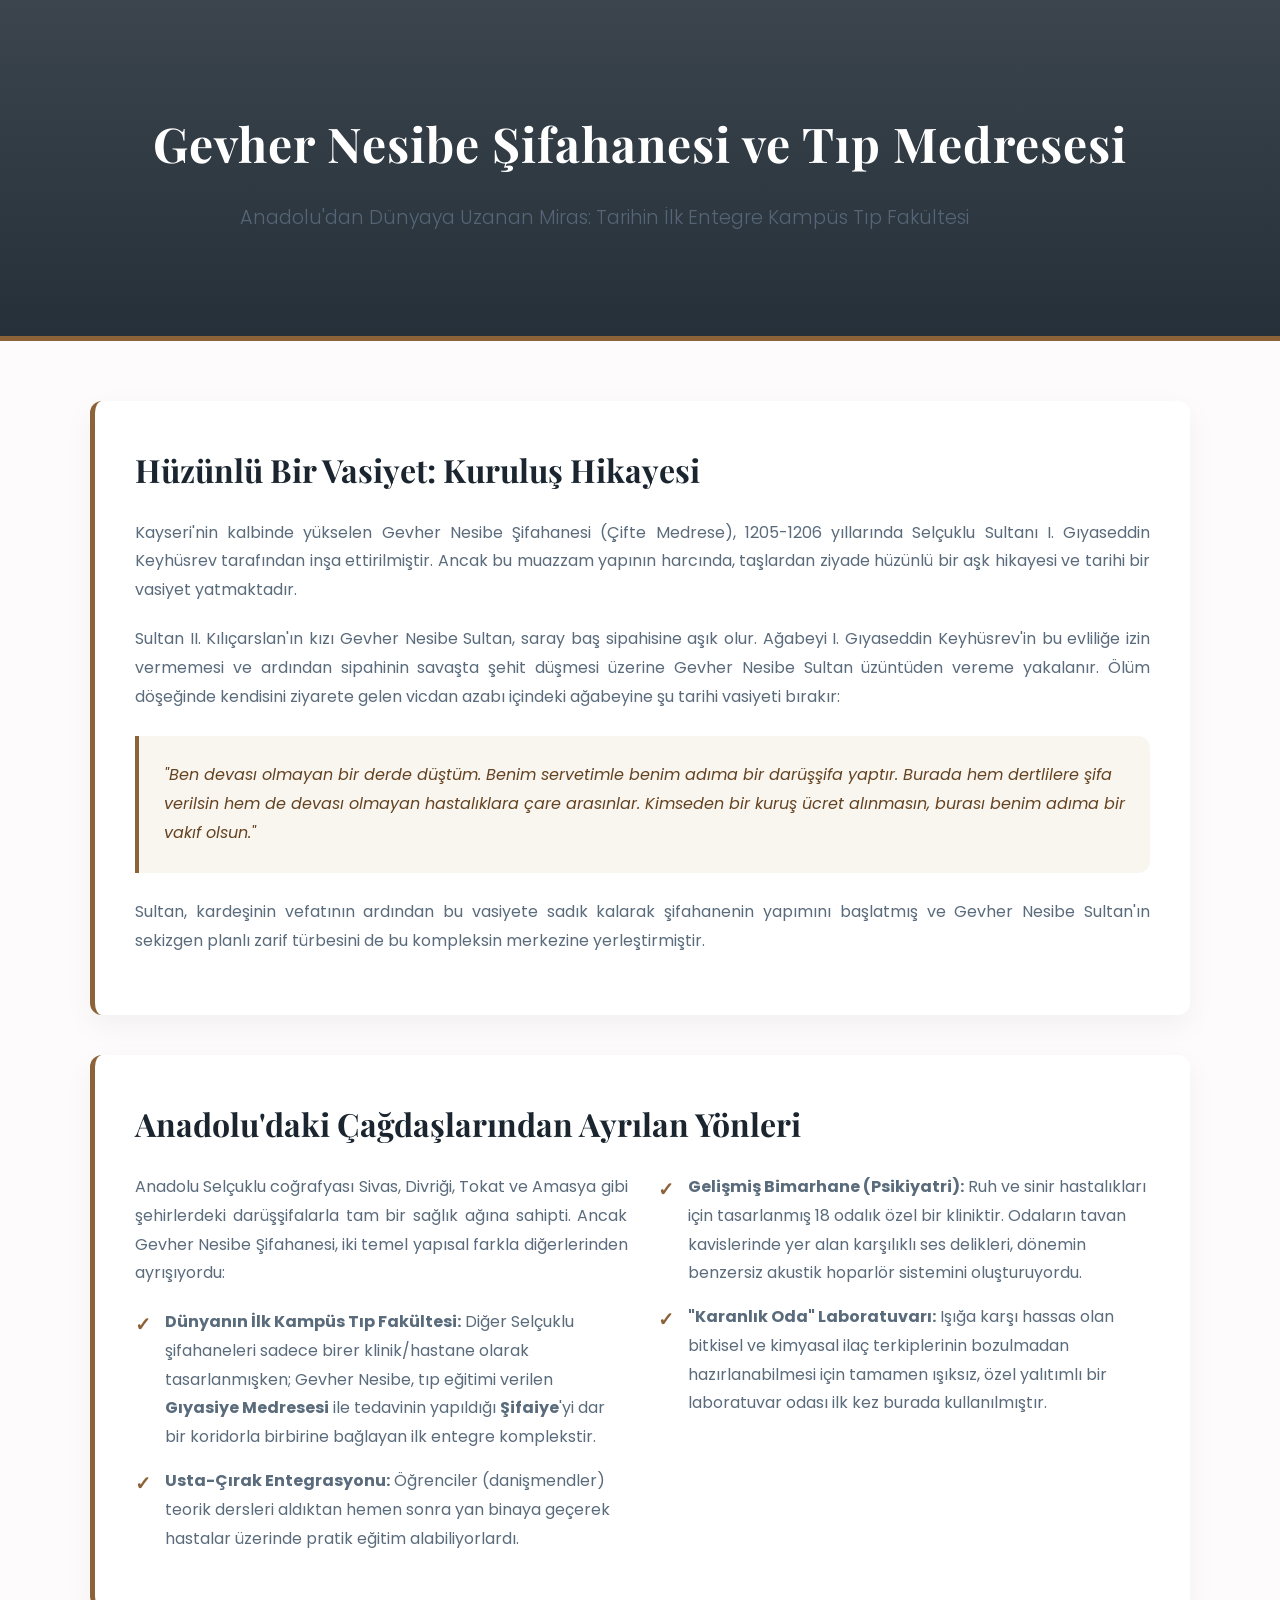
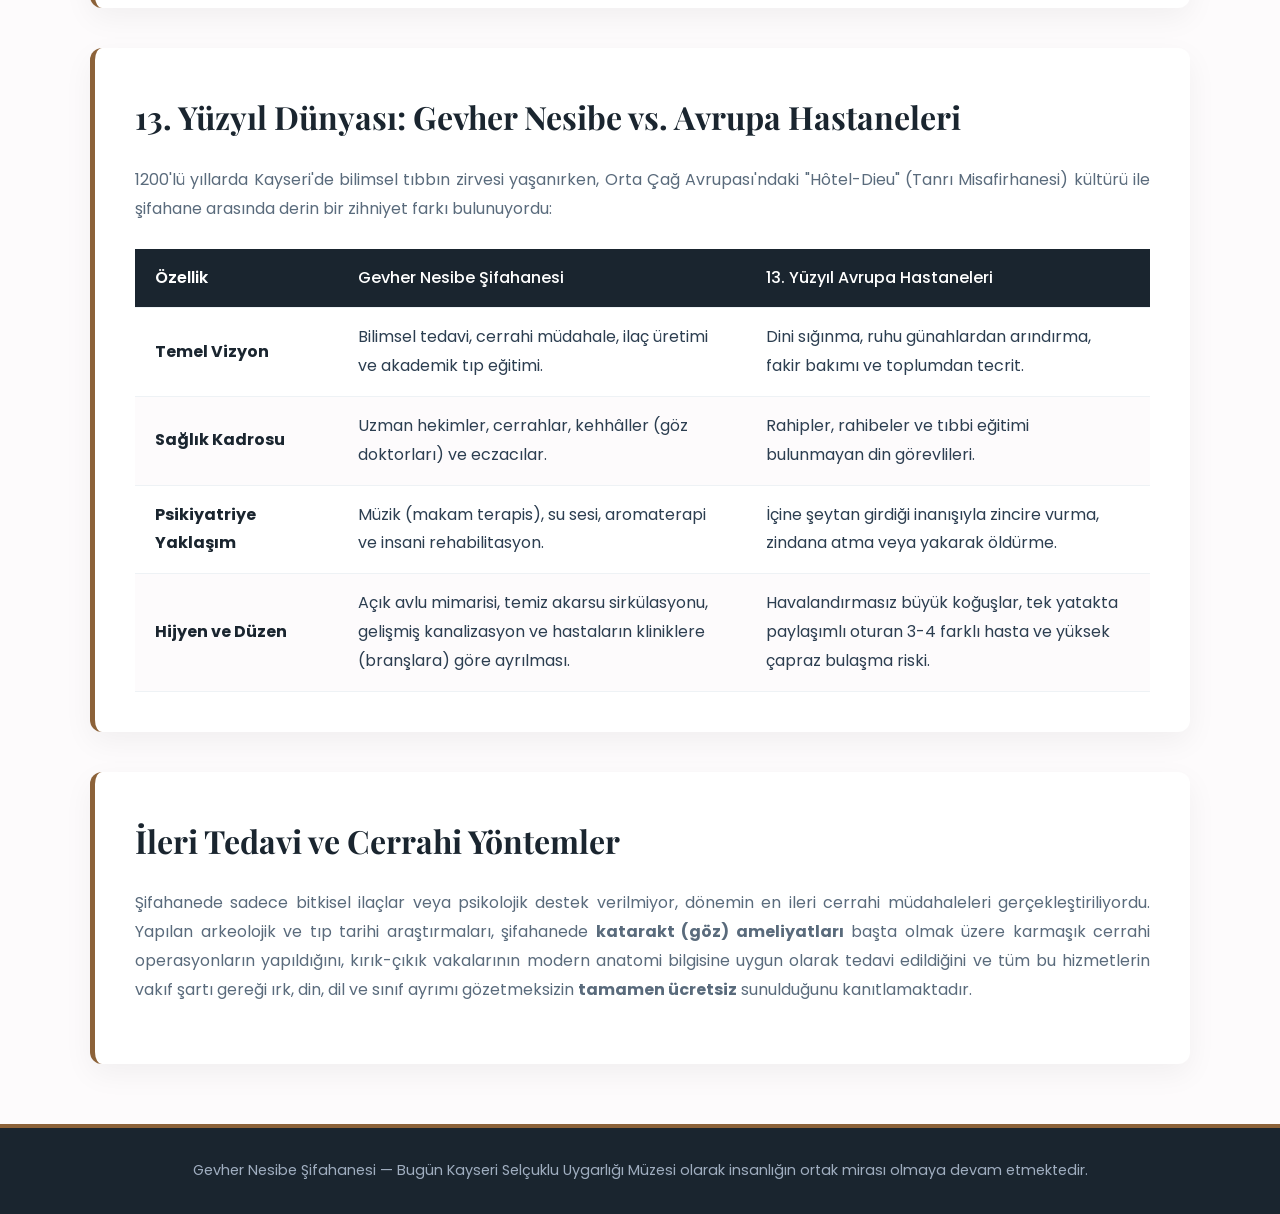
<file: tarihce/index.html>
<!DOCTYPE html>
<html lang="tr">
<head>
    <meta charset="UTF-8">
    <meta name="viewport" content="width=device-width, initial-scale=1.0">
    <title>Gevher Nesibe Şifahanesi Tarihçesi</title>
    <link rel="preconnect" href="https://fonts.googleapis.com">
    <link rel="preconnect" href="https://fonts.gstatic.com" crossorigin>
    <link href="https://fonts.googleapis.com/css2?family=Playfair+Display:ital,wght@0,400..900;1,400..900&family=Poppins:wght@300;400;500;600;700&display=swap" rel="stylesheet">
    <style>
        :root {
            --primary-color: #8c6239; /* Selçuklu Bronz/Altın Tonu */
            --secondary-color: #1a252f; /* Koyu Asil Mavi/Gri */
            --bg-light: #fdfbfc;
            --text-dark: #2c3e50;
            --text-muted: #5a6b7c;
            --accent-color: #e74c3c;
            --white: #ffffff;
            --shadow: 0 10px 30px rgba(0, 0, 0, 0.05);
            --border-radius: 12px;
        }

        * {
            margin: 0;
            padding: 0;
            box-sizing: border-box;
        }

        body {
            font-family: 'Poppins', sans-serif;
            background-color: var(--bg-light);
            color: var(--text-dark);
            line-height: 1.8;
        }

        /* Hero Bölümü */
        header {
            background: linear-gradient(rgba(26, 37, 47, 0.85), rgba(26, 37, 47, 0.95)), url('https://images.unsplash.com/photo-1576091160550-2173dba999ef?q=80&w=2070') no-repeat center center/cover;
            color: var(--white);
            text-align: center;
            padding: 100px 20px;
            position: relative;
            border-bottom: 5px solid var(--primary-color);
        }

        header h1 {
            font-family: 'Playfair Display', serif;
            font-size: 3rem;
            margin-bottom: 15px;
            font-weight: 700;
            letter-spacing: 1px;
        }

        header p {
            font-size: 1.2rem;
            max-width: 800px;
            margin: 0 auto;
            opacity: 0.9;
            font-weight: 300;
        }

        /* Ana Konteyner */
        .container {
            max-width: 1140px;
            margin: 60px auto;
            padding: 0 20px;
        }

        /* Kart Yapısı ve Bölümler */
        section {
            background: var(--white);
            padding: 40px;
            border-radius: var(--border-radius);
            box-shadow: var(--shadow);
            margin-bottom: 40px;
            border-left: 5px solid var(--primary-color);
        }

        h2 {
            font-family: 'Playfair Display', serif;
            color: var(--secondary-color);
            font-size: 2rem;
            margin-bottom: 20px;
            display: flex;
            align-items: center;
            gap: 10px;
        }

        p {
            margin-bottom: 20px;
            color: var(--text-muted);
            text-align: justify;
        }

        /* Vasiyet Alıntısı */
        blockquote {
            background-color: #f9f6f0;
            border-key: 1px solid #e6dfd3;
            border-left: 4px solid var(--primary-color);
            padding: 25px;
            margin: 25px 0;
            font-style: italic;
            color: #654321;
            border-radius: 0 var(--border-radius) var(--border-radius) 0;
        }

        /* Grid Alanları */
        .grid-2 {
            display: grid;
            grid-template-columns: 1fr 1fr;
            gap: 30px;
        }

        @media (max-width: 768px) {
            .grid-2 {
                grid-template-columns: 1fr;
            }
            header h1 {
                font-size: 2rem;
            }
        }

        /* Özellik Listeleri */
        .feature-list {
            list-style: none;
        }

        .feature-list li {
            position: relative;
            padding-left: 30px;
            margin-bottom: 15px;
            color: var(--text-muted);
        }

        .feature-list li::before {
            content: "✓";
            position: absolute;
            left: 0;
            top: 0;
            color: var(--primary-color);
            font-weight: bold;
            font-size: 1.2rem;
        }

        /* Tablo Tasarımı */
        .table-container {
            overflow-x: auto;
            margin-top: 25px;
        }

        table {
            width: 100%;
            border-collapse: collapse;
            text-align: left;
            background: var(--white);
        }

        th, td {
            padding: 15px 20px;
            border-bottom: 1px solid #eef2f5;
        }

        th {
            background-color: var(--secondary-color);
            color: var(--white);
            font-weight: 500;
        }

        tr:nth-child(even) {
            background-color: #fdfbfc;
        }

        tr:hover {
            background-color: #f5f7fa;
        }

        td:first-child, th:first-child {
            font-weight: 600;
            color: var(--secondary-color);
            width: 20%;
        }

        th:first-child {
            color: var(--white);
        }

        /* Footer */
        footer {
            background-color: var(--secondary-color);
            color: var(--white);
            text-align: center;
            padding: 30px 20px;
            margin-top: 60px;
            font-size: 0.9rem;
            border-top: 4px solid var(--primary-color);
        }

        footer p {
            color: #a0aec0;
            text-align: center;
            margin: 0;
        }
    </style>
</head>
<body>

    <header>
        <h1>Gevher Nesibe Şifahanesi ve Tıp Medresesi</h1>
        <p>Anadolu'dan Dünyaya Uzanan Miras: Tarihin İlk Entegre Kampüs Tıp Fakültesi</p>
    </header>

    <div class="container">

        <section>
            <h2>Hüzünlü Bir Vasiyet: Kuruluş Hikayesi</h2>
            <p>Kayseri'nin kalbinde yükselen Gevher Nesibe Şifahanesi (Çifte Medrese), 1205-1206 yıllarında Selçuklu Sultanı I. Gıyaseddin Keyhüsrev tarafından inşa ettirilmiştir. Ancak bu muazzam yapının harcında, taşlardan ziyade hüzünlü bir aşk hikayesi ve tarihi bir vasiyet yatmaktadır.</p>
            <p>Sultan II. Kılıçarslan'ın kızı Gevher Nesibe Sultan, saray baş sipahisine aşık olur. Ağabeyi I. Gıyaseddin Keyhüsrev'in bu evliliğe izin vermemesi ve ardından sipahinin savaşta şehit düşmesi üzerine Gevher Nesibe Sultan üzüntüden vereme yakalanır. Ölüm döşeğinde kendisini ziyarete gelen vicdan azabı içindeki ağabeyine şu tarihi vasiyeti bırakır:</p>
            <blockquote>
                "Ben devası olmayan bir derde düştüm. Benim servetimle benim adıma bir darüşşifa yaptır. Burada hem dertlilere şifa verilsin hem de devası olmayan hastalıklara çare arasınlar. Kimseden bir kuruş ücret alınmasın, burası benim adıma bir vakıf olsun."
            </blockquote>
            <p>Sultan, kardeşinin vefatının ardından bu vasiyete sadık kalarak şifahanenin yapımını başlatmış ve Gevher Nesibe Sultan'ın sekizgen planlı zarif türbesini de bu kompleksin merkezine yerleştirmiştir.</p>
        </section>

        <section>
            <h2>Anadolu'daki Çağdaşlarından Ayrılan Yönleri</h2>
            <div class="grid-2">
                <div>
                    <p>Anadolu Selçuklu coğrafyası Sivas, Divriği, Tokat ve Amasya gibi şehirlerdeki darüşşifalarla tam bir sağlık ağına sahipti. Ancak Gevher Nesibe Şifahanesi, iki temel yapısal farkla diğerlerinden ayrışıyordu:</p>
                    <ul class="feature-list">
                        <li><strong>Dünyanın İlk Kampüs Tıp Fakültesi:</strong> Diğer Selçuklu şifahaneleri sadece birer klinik/hastane olarak tasarlanmışken; Gevher Nesibe, tıp eğitimi verilen <strong>Gıyasiye Medresesi</strong> ile tedavinin yapıldığı <strong>Şifaiye</strong>'yi dar bir koridorla birbirine bağlayan ilk entegre komplekstir.</li>
                        <li><strong>Usta-Çırak Entegrasyonu:</strong> Öğrenciler (danişmendler) teorik dersleri aldıktan hemen sonra yan binaya geçerek hastalar üzerinde pratik eğitim alabiliyorlardı.</li>
                    </ul>
                </div>
                <div>
                    <ul class="feature-list">
                        <li><strong>Gelişmiş Bimarhane (Psikiyatri):</strong> Ruh ve sinir hastalıkları için tasarlanmış 18 odalık özel bir kliniktir. Odaların tavan kavislerinde yer alan karşılıklı ses delikleri, dönemin benzersiz akustik hoparlör sistemini oluşturuyordu.</li>
                        <li><strong>"Karanlık Oda" Laboratuvarı:</strong> Işığa karşı hassas olan bitkisel ve kimyasal ilaç terkiplerinin bozulmadan hazırlanabilmesi için tamamen ışıksız, özel yalıtımlı bir laboratuvar odası ilk kez burada kullanılmıştır.</li>
                    </ul>
                </div>
            </div>
        </section>

        <section>
            <h2>13. Yüzyıl Dünyası: Gevher Nesibe vs. Avrupa Hastaneleri</h2>
            <p>1200'lü yıllarda Kayseri'de bilimsel tıbbın zirvesi yaşanırken, Orta Çağ Avrupası'ndaki "Hôtel-Dieu" (Tanrı Misafirhanesi) kültürü ile şifahane arasında derin bir zihniyet farkı bulunuyordu:</p>
            
            <div class="table-container">
                <table>
                    <thead>
                        <tr>
                            <th>Özellik</th>
                            <th>Gevher Nesibe Şifahanesi</th>
                            <th>13. Yüzyıl Avrupa Hastaneleri</th>
                        </tr>
                    </thead>
                    <tbody>
                        <tr>
                            <td><strong>Temel Vizyon</strong></td>
                            <td>Bilimsel tedavi, cerrahi müdahale, ilaç üretimi ve akademik tıp eğitimi.</td>
                            <td>Dini sığınma, ruhu günahlardan arındırma, fakir bakımı ve toplumdan tecrit.</td>
                        </tr>
                        <tr>
                            <td><strong>Sağlık Kadrosu</strong></td>
                            <td>Uzman hekimler, cerrahlar, kehhâller (göz doktorları) ve eczacılar.</td>
                            <td>Rahipler, rahibeler ve tıbbi eğitimi bulunmayan din görevlileri.</td>
                        </tr>
                        <tr>
                            <td><strong>Psikiyatriye Yaklaşım</strong></td>
                            <td>Müzik (makam terapis), su sesi, aromaterapi ve insani rehabilitasyon.</td>
                            <td>İçine şeytan girdiği inanışıyla zincire vurma, zindana atma veya yakarak öldürme.</td>
                        </tr>
                        <tr>
                            <td><strong>Hijyen ve Düzen</strong></td>
                            <td>Açık avlu mimarisi, temiz akarsu sirkülasyonu, gelişmiş kanalizasyon ve hastaların kliniklere (branşlara) göre ayrılması.</td>
                            <td>Havalandırmasız büyük koğuşlar, tek yatakta paylaşımlı oturan 3-4 farklı hasta ve yüksek çapraz bulaşma riski.</td>
                        </tr>
                    </tbody>
                </table>
            </div>
        </section>

        <section>
            <h2>İleri Tedavi ve Cerrahi Yöntemler</h2>
            <p>Şifahanede sadece bitkisel ilaçlar veya psikolojik destek verilmiyor, dönemin en ileri cerrahi müdahaleleri gerçekleştiriliyordu. Yapılan arkeolojik ve tıp tarihi araştırmaları, şifahanede <strong>katarakt (göz) ameliyatları</strong> başta olmak üzere karmaşık cerrahi operasyonların yapıldığını, kırık-çıkık vakalarının modern anatomi bilgisine uygun olarak tedavi edildiğini ve tüm bu hizmetlerin vakıf şartı gereği ırk, din, dil ve sınıf ayrımı gözetmeksizin <strong>tamamen ücretsiz</strong> sunulduğunu kanıtlamaktadır.</p>
        </section>

    </div>

    <footer>
        <p>Gevher Nesibe Şifahanesi — Bugün Kayseri Selçuklu Uygarlığı Müzesi olarak insanlığın ortak mirası olmaya devam etmektedir.</p>
    </footer>

</body>
</html>
</file>
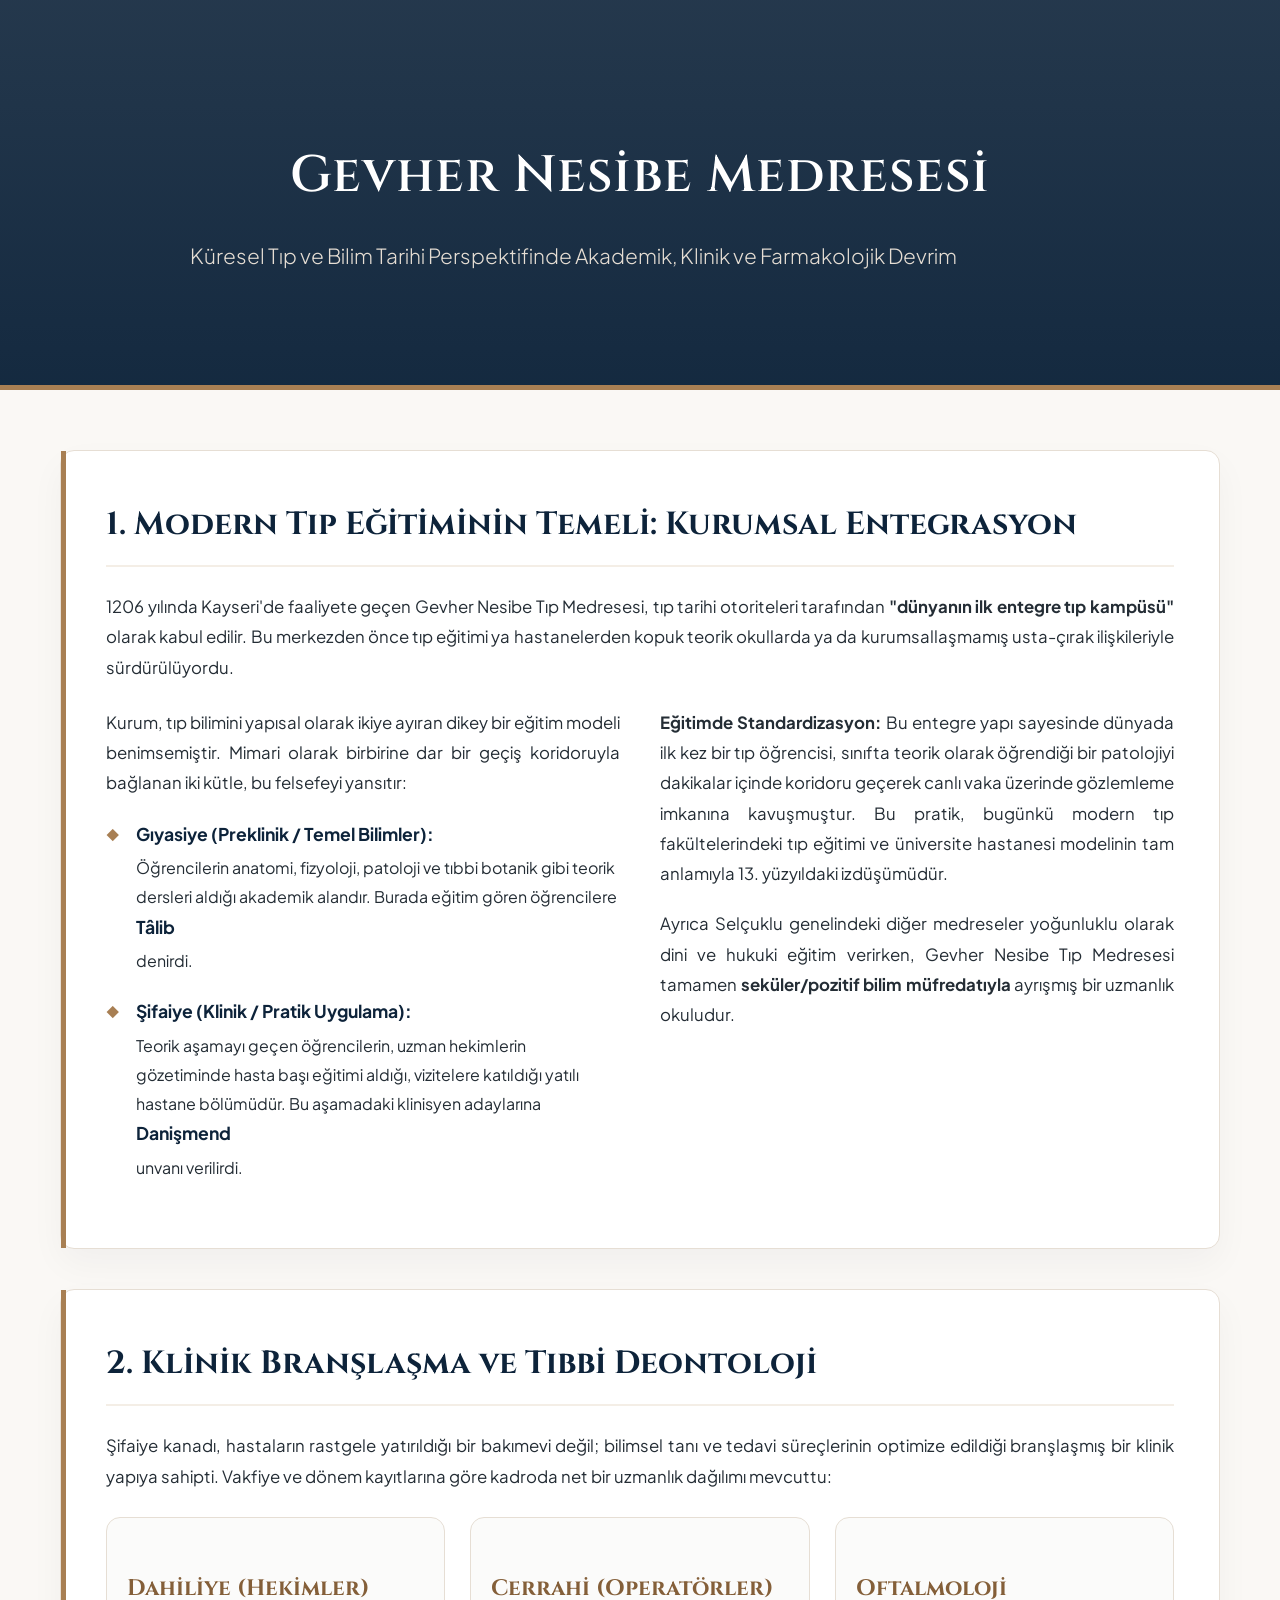
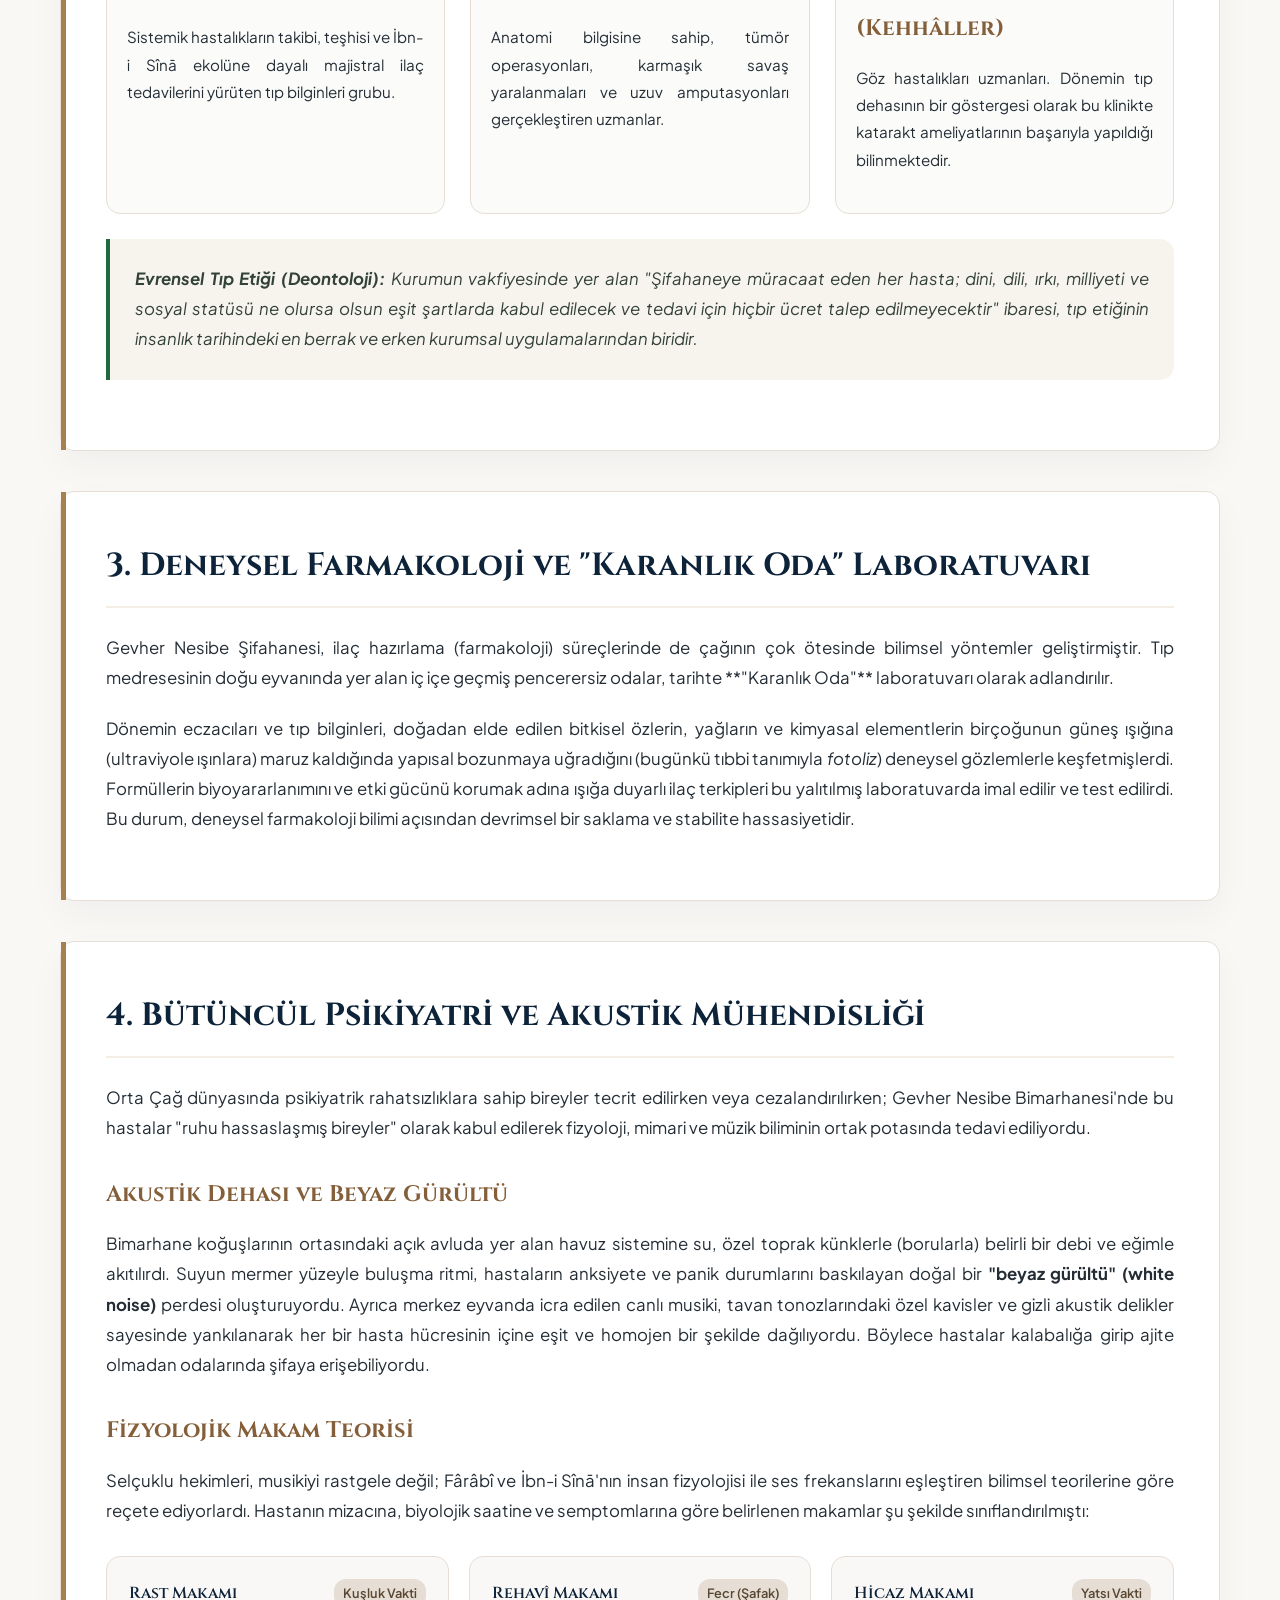
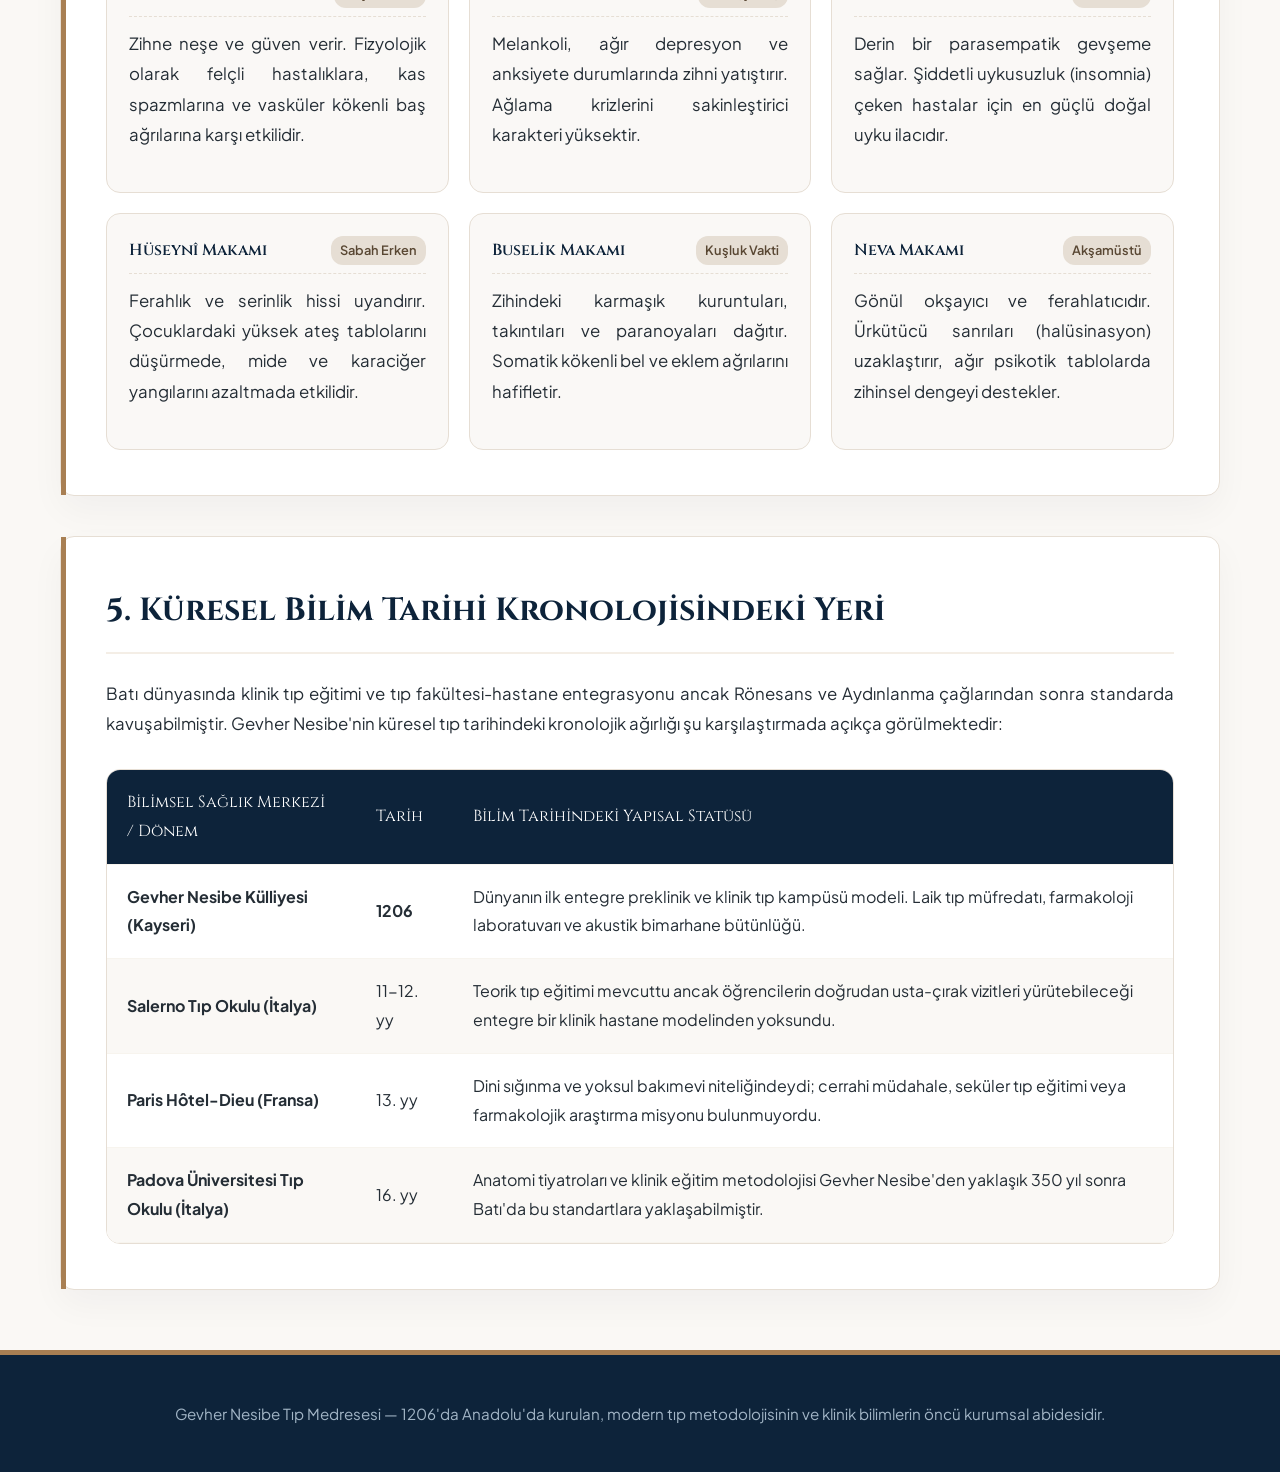
<file: tıp-bilim/index.html>
<!DOCTYPE html>
<html lang="tr">

<head>
    <meta charset="UTF-8">
    <meta name="viewport" content="width=device-width, initial-scale=1.0">
    <title>Gevher Nesibe: Tıp ve Bilim Tarihi Mirası</title>
    <link rel="preconnect" href="https://fonts.googleapis.com">
    <link rel="preconnect" href="https://fonts.gstatic.com" crossorigin>
    <link
        href="https://fonts.googleapis.com/css2?family=Cinzel:wght@400;600&family=Plus+Jakarta+Sans:wght@300;400;500;600;700&display=swap"
        rel="stylesheet">
    <link rel="stylesheet" href="tıp-bilim.css">

</head>

<body>

    <header>
        <h1>Gevher Nesibe Medresesi</h1>
        <p>Küresel Tıp ve Bilim Tarihi Perspektifinde Akademik, Klinik ve Farmakolojik Devrim</p>
    </header>

    <div class="container">

        <!-- BÖLÜM 1: AKADEMİK MÜFREDAT VE ENTEGRE KAMPÜS MODELİ -->
        <section>
            <h2>1. Modern Tıp Eğitiminin Temeli: Kurumsal Entegrasyon</h2>
            <p>1206 yılında Kayseri'de faaliyete geçen Gevher Nesibe Tıp Medresesi, tıp tarihi otoriteleri tarafından
                <strong>"dünyanın ilk entegre tıp kampüsü"</strong> olarak kabul edilir. Bu merkezden önce tıp eğitimi
                ya hastanelerden kopuk teorik okullarda ya da kurumsallaşmamış usta-çırak ilişkileriyle sürdürülüyordu.
            </p>

            <div class="grid-2">
                <div>
                    <p>Kurum, tıp bilimini yapısal olarak ikiye ayıran dikey bir eğitim modeli benimsemiştir. Mimari
                        olarak birbirine dar bir geçiş koridoruyla bağlanan iki kütle, bu felsefeyi yansıtır:</p>
                    <ul class="science-list">
                        <li>
                            <strong>Gıyasiye (Preklinik / Temel Bilimler):</strong>
                            Öğrencilerin anatomi, fizyoloji, patoloji ve tıbbi botanik gibi teorik dersleri aldığı
                            akademik alandır. Burada eğitim gören öğrencilere <strong>Tâlib</strong> denirdi.
                        </li>
                        <li>
                            <strong>Şifaiye (Klinik / Pratik Uygulama):</strong>
                            Teorik aşamayı geçen öğrencilerin, uzman hekimlerin gözetiminde hasta başı eğitimi aldığı,
                            vizitelere katıldığı yatılı hastane bölümüdür. Bu aşamadaki klinisyen adaylarına
                            <strong>Danişmend</strong> unvanı verilirdi.
                        </li>
                    </ul>
                </div>
                <div>
                    <p><strong>Eğitimde Standardizasyon:</strong> Bu entegre yapı sayesinde dünyada ilk kez bir tıp
                        öğrencisi, sınıfta teorik olarak öğrendiği bir patolojiyi dakikalar içinde koridoru geçerek
                        canlı vaka üzerinde gözlemleme imkanına kavuşmuştur. Bu pratik, bugünkü modern tıp
                        fakültelerindeki tıp eğitimi ve üniversite hastanesi modelinin tam anlamıyla 13. yüzyıldaki
                        izdüşümüdür.</p>
                    <p>Ayrıca Selçuklu genelindeki diğer medreseler yoğunluklu olarak dini ve hukuki eğitim verirken,
                        Gevher Nesibe Tıp Medresesi tamamen <strong>seküler/pozitif bilim müfredatıyla</strong> ayrışmış
                        bir uzmanlık okuludur.</p>
                </div>
            </div>
        </section>

        <!-- BÖLÜM 2: KLİNİK BRANŞLAŞMA VE DEONTOLOJİ -->
        <section>
            <h2>2. Klinik Branşlaşma ve Tıbbi Deontoloji</h2>
            <p>Şifaiye kanadı, hastaların rastgele yatırıldığı bir bakımevi değil; bilimsel tanı ve tedavi süreçlerinin
                optimize edildiği branşlaşmış bir klinik yapıya sahipti. Vakfiye ve dönem kayıtlarına göre kadroda net
                bir uzmanlık dağılımı mevcuttu:</p>

            <div class="grid-3">
                <div
                    style="background: #fbfbfa; padding: 20px; border-radius: var(--radius); border: 1px solid var(--border);">
                    <h3>Dahiliye (Hekimler)</h3>
                    <p style="font-size: 0.95rem;">Sistemik hastalıkların takibi, teşhisi ve İbn-i Sînā ekolüne dayalı
                        majistral ilaç tedavilerini yürüten tıp bilginleri grubu.</p>
                </div>
                <div
                    style="background: #fbfbfa; padding: 20px; border-radius: var(--radius); border: 1px solid var(--border);">
                    <h3>Cerrahi (Operatörler)</h3>
                    <p style="font-size: 0.95rem;">Anatomi bilgisine sahip, tümör operasyonları, karmaşık savaş
                        yaralanmaları ve uzuv amputasyonları gerçekleştiren uzmanlar.</p>
                </div>
                <div
                    style="background: #fbfbfa; padding: 20px; border-radius: var(--radius); border: 1px solid var(--border);">
                    <h3>Oftalmoloji (Kehhâller)</h3>
                    <p style="font-size: 0.95rem;">Göz hastalıkları uzmanları. Dönemin tıp dehasının bir göstergesi
                        olarak bu klinikte katarakt ameliyatlarının başarıyla yapıldığı bilinmektedir.</p>
                </div>
            </div>

            <div class="highlight-box">
                <p><strong>Evrensel Tıp Etiği (Deontoloji):</strong> Kurumun vakfiyesinde yer alan "Şifahaneye müracaat
                    eden her hasta; dini, dili, ırkı, milliyeti ve sosyal statüsü ne olursa olsun eşit şartlarda kabul
                    edilecek ve tedavi için hiçbir ücret talep edilmeyecektir" ibaresi, tıp etiğinin insanlık
                    tarihindeki en berrak ve erken kurumsal uygulamalarından biridir.</p>
            </div>
        </section>

        <!-- BÖLÜM 3: DENEYSEL FARMAKOLOJİ VE IŞIK STABİLİTESİ -->
        <section>
            <h2>3. Deneysel Farmakoloji ve "Karanlık Oda" Laboratuvarı</h2>
            <p>Gevher Nesibe Şifahanesi, ilaç hazırlama (farmakoloji) süreçlerinde de çağının çok ötesinde bilimsel
                yöntemler geliştirmiştir. Tıp medresesinin doğu eyvanında yer alan iç içe geçmiş pencerersiz odalar,
                tarihte **"Karanlık Oda"** laboratuvarı olarak adlandırılır.</p>
            <p>Dönemin eczacıları ve tıp bilginleri, doğadan elde edilen bitkisel özlerin, yağların ve kimyasal
                elementlerin birçoğunun güneş ışığına (ultraviyole ışınlara) maruz kaldığında yapısal bozunmaya
                uğradığını (bugünkü tıbbi tanımıyla <em>fotoliz</em>) deneysel gözlemlerle keşfetmişlerdi. Formüllerin
                biyoyararlanımını ve etki gücünü korumak adına ışığa duyarlı ilaç terkipleri bu yalıtılmış laboratuvarda
                imal edilir ve test edilirdi. Bu durum, deneysel farmakoloji bilimi açısından devrimsel bir saklama ve
                stabilite hassasiyetidir.</p>
        </section>

        <!-- BÖLÜM 4: BÜTÜNCÜL PSİKİYATRİ VE AKUSTİK MÜHENDİSLİĞİ -->
        <section>
            <h2>4. Bütüncül Psikiyatri ve Akustik Mühendisliği</h2>
            <p>Orta Çağ dünyasında psikiyatrik rahatsızlıklara sahip bireyler tecrit edilirken veya cezalandırılırken;
                Gevher Nesibe Bimarhanesi'nde bu hastalar "ruhu hassaslaşmış bireyler" olarak kabul edilerek fizyoloji,
                mimari ve müzik biliminin ortak potasında tedavi ediliyordu.</p>

            <h3>Akustik Dehası ve Beyaz Gürültü</h3>
            <p>Bimarhane koğuşlarının ortasındaki açık avluda yer alan havuz sistemine su, özel toprak künklerle
                (borularla) belirli bir debi ve eğimle akıtılırdı. Suyun mermer yüzeyle buluşma ritmi, hastaların
                anksiyete ve panik durumlarını baskılayan doğal bir <strong>"beyaz gürültü" (white noise)</strong>
                perdesi oluşturuyordu. Ayrıca merkez eyvanda icra edilen canlı musiki, tavan tonozlarındaki özel
                kavisler ve gizli akustik delikler sayesinde yankılanarak her bir hasta hücresinin içine eşit ve homojen
                bir şekilde dağılıyordu. Böylece hastalar kalabalığa girip ajite olmadan odalarında şifaya
                erişebiliyordu.</p>

            <h3>Fizyolojik Makam Teorisi</h3>
            <p>Selçuklu hekimleri, musikiyi rastgele değil; Fârâbî ve İbn-i Sînā'nın insan fizyolojisi ile ses
                frekanslarını eşleştiren bilimsel teorilerine göre reçete ediyorlardı. Hastanın mizacına, biyolojik
                saatine ve semptomlarına göre belirlenen makamlar şu şekilde sınıflandırılmıştı:</p>

            <div class="makam-container">
                <div class="makam-node">
                    <div class="makam-meta"><span class="makam-title">Rast Makamı</span><span class="makam-tag">Kuşluk
                            Vakti</span></div>
                    <p class="makam-effect">Zihne neşe ve güven verir. Fizyolojik olarak felçli hastalıklara, kas
                        spazmlarına ve vasküler kökenli baş ağrılarına karşı etkilidir.</p>
                </div>
                <div class="makam-node">
                    <div class="makam-meta"><span class="makam-title">Rehavî Makamı</span><span class="makam-tag">Fecr
                            (Şafak)</span></div>
                    <p class="makam-effect">Melankoli, ağır depresyon ve anksiyete durumlarında zihni yatıştırır. Ağlama
                        krizlerini sakinleştirici karakteri yüksektir.</p>
                </div>
                <div class="makam-node">
                    <div class="makam-meta"><span class="makam-title">Hicaz Makamı</span><span class="makam-tag">Yatsı
                            Vakti</span></div>
                    <p class="makam-effect">Derin bir parasempatik gevşeme sağlar. Şiddetli uykusuzluk (insomnia) çeken
                        hastalar için en güçlü doğal uyku ilacıdır.</p>
                </div>
                <div class="makam-node">
                    <div class="makam-meta"><span class="makam-title">Hüseynî Makamı</span><span class="makam-tag">Sabah
                            Erken</span></div>
                    <p class="makam-effect">Ferahlık ve serinlik hissi uyandırır. Çocuklardaki yüksek ateş tablolarını
                        düşürmede, mide ve karaciğer yangılarını azaltmada etkilidir.</p>
                </div>
                <div class="makam-node">
                    <div class="makam-meta"><span class="makam-title">Buselik Makamı</span><span
                            class="makam-tag">Kuşluk Vakti</span></div>
                    <p class="makam-effect">Zihindeki karmaşık kuruntuları, takıntıları ve paranoyaları dağıtır. Somatik
                        kökenli bel ve eklem ağrılarını hafifletir.</p>
                </div>
                <div class="makam-node">
                    <div class="makam-meta"><span class="makam-title">Neva Makamı</span><span
                            class="makam-tag">Akşamüstü</span></div>
                    <p class="makam-effect">Gönül okşayıcı ve ferahlatıcıdır. Ürkütücü sanrıları (halüsinasyon)
                        uzaklaştırır, ağır psikotik tablolarda zihinsel dengeyi destekler.</p>
                </div>
            </div>
        </section>

        <!-- BÖLÜM 5: KÜRESEL BİLİM TARİHİ KRONOLOJİSİ -->
        <section>
            <h2>5. Küresel Bilim Tarihi Kronolojisindeki Yeri</h2>
            <p>Batı dünyasında klinik tıp eğitimi ve tıp fakültesi-hastane entegrasyonu ancak Rönesans ve Aydınlanma
                çağlarından sonra standarda kavuşabilmiştir. Gevher Nesibe'nin küresel tıp tarihindeki kronolojik
                ağırlığı şu karşılaştırmada açıkça görülmektedir:</p>

            <div class="table-wrapper">
                <table>
                    <thead>
                        <tr>
                            <th>Bilimsel Sağlık Merkezi / Dönem</th>
                            <th>Tarih</th>
                            <th>Bilim Tarihindeki Yapısal Statüsü</th>
                        </tr>
                    </thead>
                    <tbody>
                        <tr>
                            <td><strong>Gevher Nesibe Külliyesi (Kayseri)</strong></td>
                            <td><strong>1206</strong></td>
                            <td>Dünyanın ilk entegre preklinik ve klinik tıp kampüsü modeli. Laik tıp müfredatı,
                                farmakoloji laboratuvarı ve akustik bimarhane bütünlüğü.</td>
                        </tr>
                        <tr>
                            <td><strong>Salerno Tıp Okulu (İtalya)</strong></td>
                            <td>11-12. yy</td>
                            <td>Teorik tıp eğitimi mevcuttu ancak öğrencilerin doğrudan usta-çırak vizitleri
                                yürütebileceği entegre bir klinik hastane modelinden yoksundu.</td>
                        </tr>
                        <tr>
                            <td><strong>Paris Hôtel-Dieu (Fransa)</strong></td>
                            <td>13. yy</td>
                            <td>Dini sığınma ve yoksul bakımevi niteliğindeydi; cerrahi müdahale, seküler tıp eğitimi
                                veya farmakolojik araştırma misyonu bulunmuyordu.</td>
                        </tr>
                        <tr>
                            <td><strong>Padova Üniversitesi Tıp Okulu (İtalya)</strong></td>
                            <td>16. yy</td>
                            <td>Anatomi tiyatroları ve klinik eğitim metodolojisi Gevher Nesibe'den yaklaşık 350 yıl
                                sonra Batı'da bu standartlara yaklaşabilmiştir.</td>
                        </tr>
                    </tbody>
                </table>
            </div>
        </section>

    </div>

    <footer>
        <p>Gevher Nesibe Tıp Medresesi — 1206'da Anadolu'da kurulan, modern tıp metodolojisinin ve klinik bilimlerin
            öncü kurumsal abidesidir.</p>
    </footer>

</body>

</html>
</file>
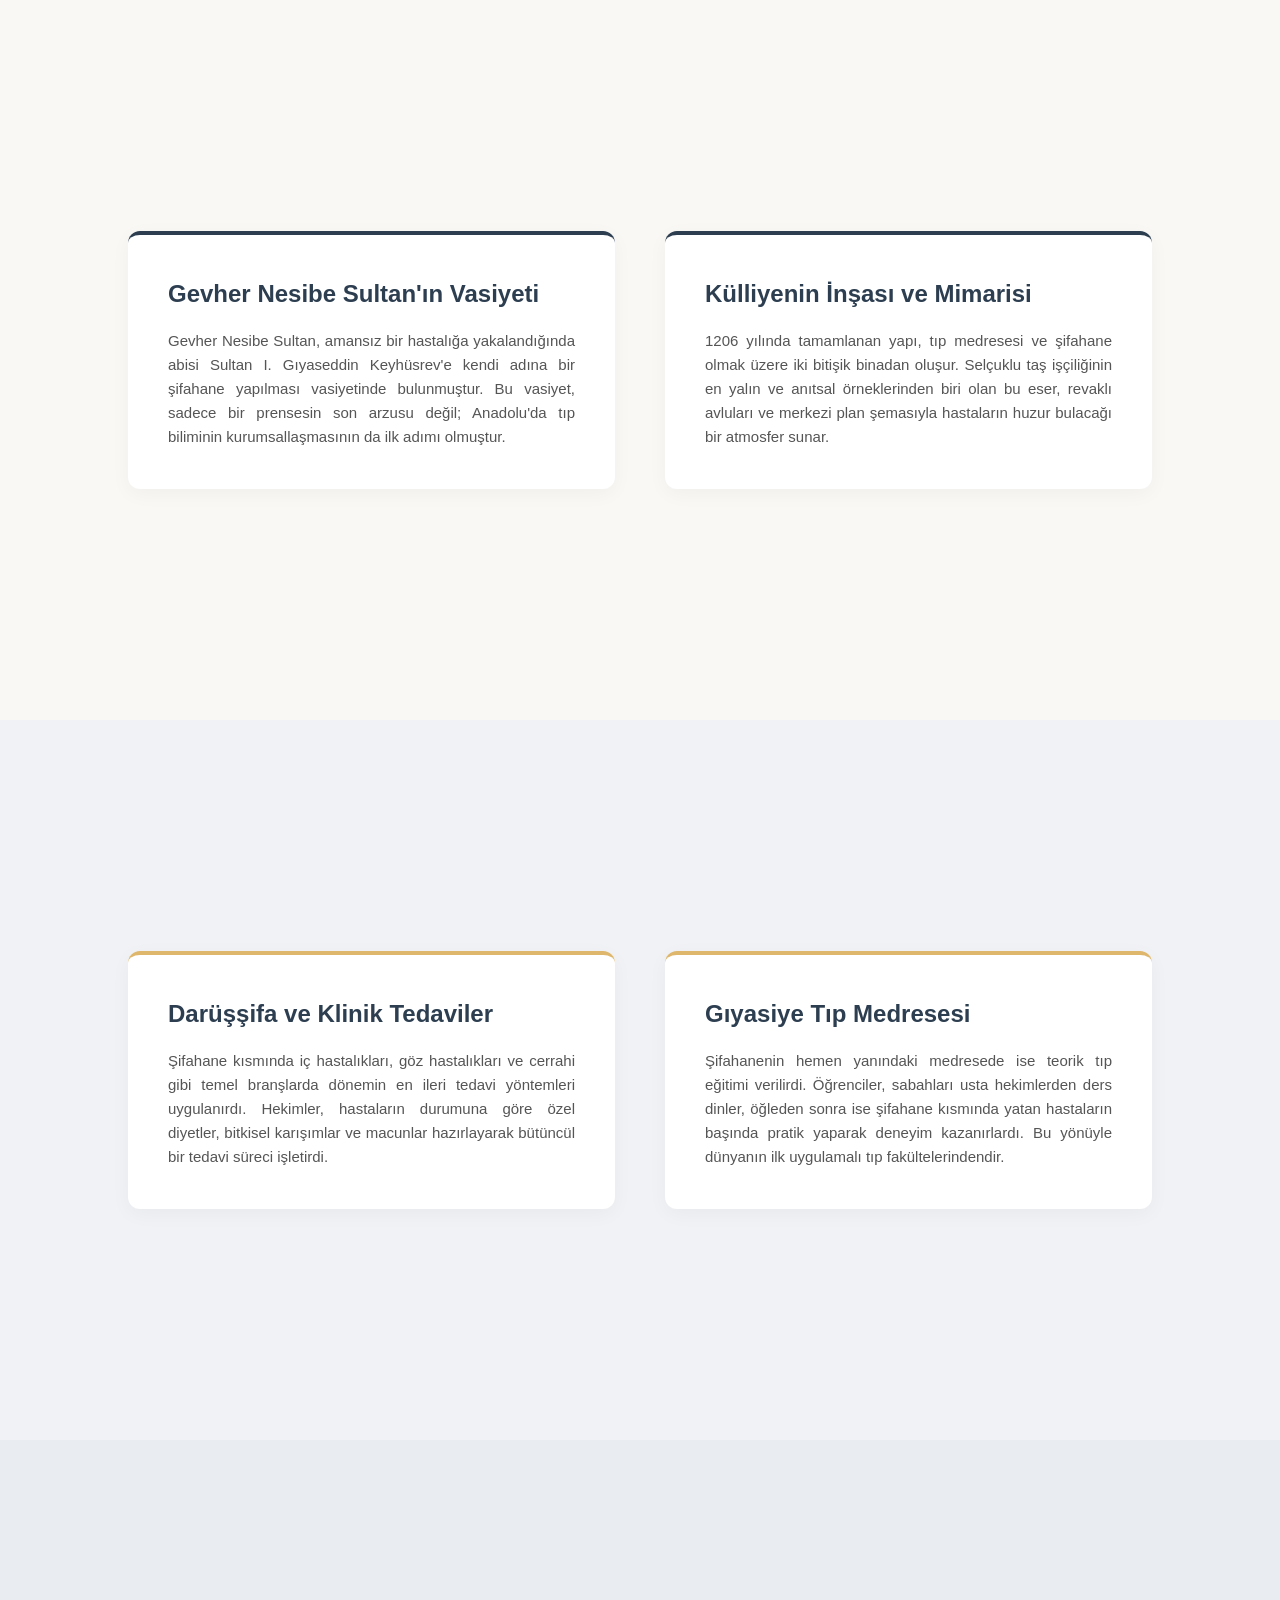
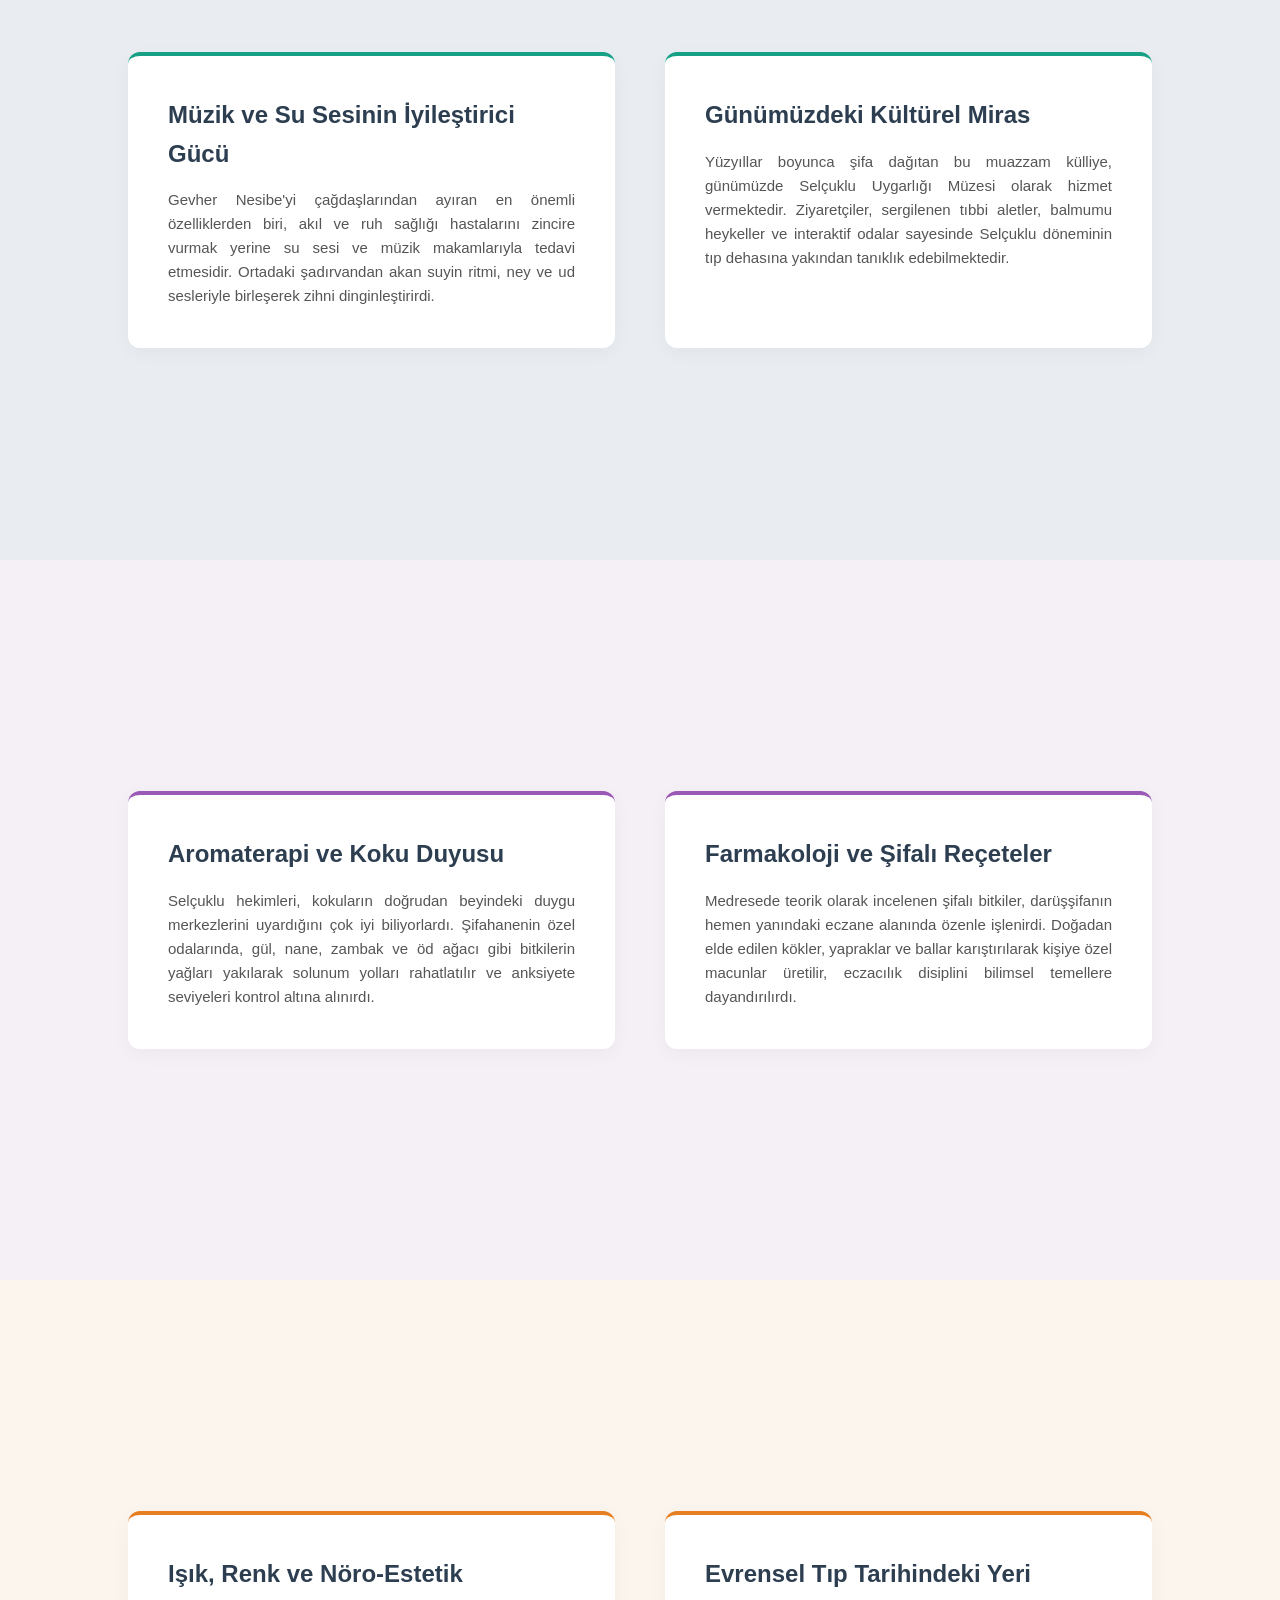
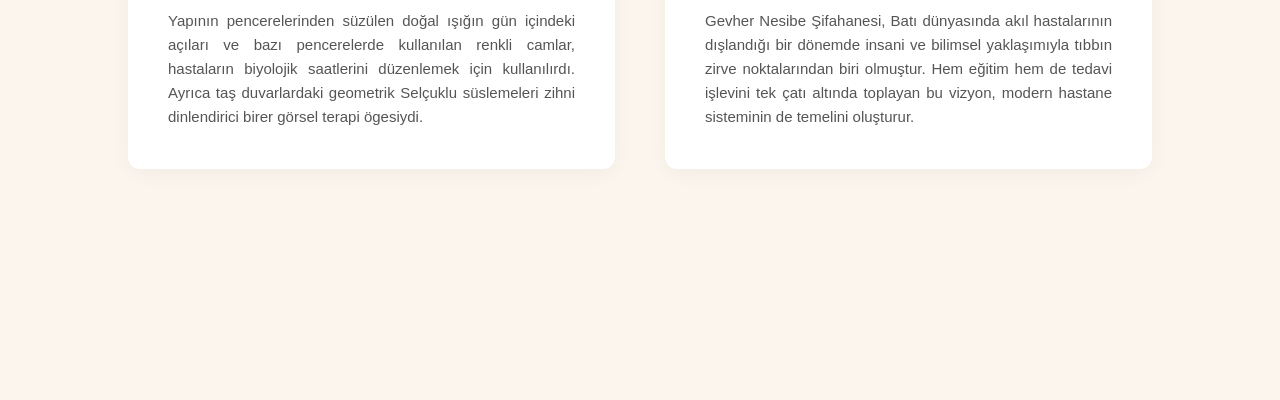
<file: bin.html>
<!DOCTYPE html>
<html lang="tr">
<head>
    <meta charset="UTF-8">
    <meta name="viewport" content="width=device-width, initial-scale=1.0">
    <title>Düz Sayfa Tasarımı - 5 Section Yapısı</title>
    <style>
        /* --- GENEL SIFIRLAMA VE FONTLAR --- */
        * {
            margin: 0;
            padding: 0;
            box-sizing: border-box;
            font-family: 'Segoe UI', Tahoma, Geneva, Verdana, sans-serif;
        }

        body {
            background-color: #fcfbfa;
            color: #333;
            line-height: 1.6;
        }

        /* --- SECTION (BÖLÜM) AYARLARI --- */
        .page-section {
            min-height: 80vh; /* Her bölüm ekranın büyük kısmını kaplar */
            display: flex;
            align-items: center;
            justify-content: center;
            padding: 80px 10%;
        }

        /* Bölümleri görsel olarak ayırmak için hafif arka plan renk geçişleri */
        #section1 { background-color: #f9f8f5; }
        #section2 { background-color: #f0f2f5; }
        #section3 { background-color: #e9ecf0; }
        #section4 { background-color: #f5f0f6; }
        #section5 { background-color: #fbf5ee; }

        /* --- İÇERİK KAPSAYICI (KOLON DÜZENİ) --- */
        .section-container {
            max-width: 1200px;
            width: 100%;
            display: flex;
            gap: 50px; /* İki div arasındaki boşluk */
        }

        /* --- 2 ADET İÇERİK DİVİ --- */
        .content-box {
            flex: 1; /* İki kutunun da eşit genişlikte olmasını sağlar */
            background-color: #ffffff;
            padding: 40px;
            border-radius: 12px;
            box-shadow: 0 5px 20px rgba(0, 0, 0, 0.04);
            border-top: 4px solid #2c3e50; /* Varsayılan üst çizgi vurgusu */
            transition: transform 0.3s ease, box-shadow 0.3s ease;
        }

        /* Kutunun üzerine gelince hafif bir hareket efekti */
        .content-box:hover {
            transform: translateY(-5px);
            box-shadow: 0 10px 25px rgba(0, 0, 0, 0.08);
        }

        /* Başlık stili */
        .content-box h3 {
            font-size: 24px;
            color: #2c3e50;
            margin-bottom: 15px;
            position: relative;
        }

        /* Paragraf stili */
        .content-box p {
            font-size: 15px;
            color: #555;
            text-align: justify;
        }

        /* Bölümlere Göre Özel Vurgu Renkleri */
        #section1 .content-box { border-top-color: #2c3e50; } /* Koyu Mavi */
        #section2 .content-box { border-top-color: #dfb76c; } /* Altın / Taş */
        #section3 .content-box { border-top-color: #16a085; } /* Turkuaz */
        #section4 .content-box { border-top-color: #9b59b6; } /* Mor */
        #section5 .content-box { border-top-color: #e67e22; } /* Turuncu */

        /* --- RESPONSIVE (MOBİL UYUMLULUK) --- */
        @media (max-width: 768px) {
            .section-container {
                flex-direction: column; /* Mobilde yan yana olan divler alt alta gelir */
                gap: 25px;
            }
            .page-section {
                padding: 60px 5%;
            }
        }
    </style>
</head>
<body>

    <!-- 1. BÖLÜM (SECTION) -->
    <section id="section1" class="page-section">
        <div class="section-container">
            
            <!-- 1. Bölüm - 1. Div -->
            <div class="content-box">
                <h3>Gevher Nesibe Sultan'ın Vasiyeti</h3>
                <p>Gevher Nesibe Sultan, amansız bir hastalığa yakalandığında abisi Sultan I. Gıyaseddin Keyhüsrev'e kendi adına bir şifahane yapılması vasiyetinde bulunmuştur. Bu vasiyet, sadece bir prensesin son arzusu değil; Anadolu'da tıp biliminin kurumsallaşmasının da ilk adımı olmuştur.</p>
            </div>

            <!-- 1. Bölüm - 2. Div -->
            <div class="content-box">
                <h3>Külliyenin İnşası ve Mimarisi</h3>
                <p>1206 yılında tamamlanan yapı, tıp medresesi ve şifahane olmak üzere iki bitişik binadan oluşur. Selçuklu taş işçiliğinin en yalın ve anıtsal örneklerinden biri olan bu eser, revaklı avluları ve merkezi plan şemasıyla hastaların huzur bulacağı bir atmosfer sunar.</p>
            </div>

        </div>
    </section>

    <!-- 2. BÖLÜM (SECTION) -->
    <section id="section2" class="page-section">
        <div class="section-container">
            
            <!-- 2. Bölüm - 1. Div -->
            <div class="content-box">
                <h3>Darüşşifa ve Klinik Tedaviler</h3>
                <p>Şifahane kısmında iç hastalıkları, göz hastalıkları ve cerrahi gibi temel branşlarda dönemin en ileri tedavi yöntemleri uygulanırdı. Hekimler, hastaların durumuna göre özel diyetler, bitkisel karışımlar ve macunlar hazırlayarak bütüncül bir tedavi süreci işletirdi.</p>
            </div>

            <!-- 2. Bölüm - 2. Div -->
            <div class="content-box">
                <h3>Gıyasiye Tıp Medresesi</h3>
                <p>Şifahanenin hemen yanındaki medresede ise teorik tıp eğitimi verilirdi. Öğrenciler, sabahları usta hekimlerden ders dinler, öğleden sonra ise şifahane kısmında yatan hastaların başında pratik yaparak deneyim kazanırlardı. Bu yönüyle dünyanın ilk uygulamalı tıp fakültelerindendir.</p>
            </div>

        </div>
    </section>

    <!-- 3. BÖLÜM (SECTION) -->
    <section id="section3" class="page-section">
        <div class="section-container">
            
            <!-- 3. Bölüm - 1. Div -->
            <div class="content-box">
                <h3>Müzik ve Su Sesinin İyileştirici Gücü</h3>
                <p>Gevher Nesibe'yi çağdaşlarından ayıran en önemli özelliklerden biri, akıl ve ruh sağlığı hastalarını zincire vurmak yerine su sesi ve müzik makamlarıyla tedavi etmesidir. Ortadaki şadırvandan akan suyin ritmi, ney ve ud sesleriyle birleşerek zihni dinginleştirirdi.</p>
            </div>

            <!-- 3. Bölüm - 2. Div -->
            <div class="content-box">
                <h3>Günümüzdeki Kültürel Miras</h3>
                <p>Yüzyıllar boyunca şifa dağıtan bu muazzam külliye, günümüzde Selçuklu Uygarlığı Müzesi olarak hizmet vermektedir. Ziyaretçiler, sergilenen tıbbi aletler, balmumu heykeller ve interaktif odalar sayesinde Selçuklu döneminin tıp dehasına yakından tanıklık edebilmektedir.</p>
            </div>

        </div>
    </section>

    <!-- 4. BÖLÜM (SECTION) -->
    <section id="section4" class="page-section">
        <div class="section-container">
            
            <!-- 4. Bölüm - 1. Div -->
            <div class="content-box">
                <h3>Aromaterapi ve Koku Duyusu</h3>
                <p>Selçuklu hekimleri, kokuların doğrudan beyindeki duygu merkezlerini uyardığını çok iyi biliyorlardı. Şifahanenin özel odalarında, gül, nane, zambak ve öd ağacı gibi bitkilerin yağları yakılarak solunum yolları rahatlatılır ve anksiyete seviyeleri kontrol altına alınırdı.</p>
            </div>

            <!-- 4. Bölüm - 2. Div -->
            <div class="content-box">
                <h3>Farmakoloji ve Şifalı Reçeteler</h3>
                <p>Medresede teorik olarak incelenen şifalı bitkiler, darüşşifanın hemen yanındaki eczane alanında özenle işlenirdi. Doğadan elde edilen kökler, yapraklar ve ballar karıştırılarak kişiye özel macunlar üretilir, eczacılık disiplini bilimsel temellere dayandırılırdı.</p>
            </div>

        </div>
    </section>

    <!-- 5. BÖLÜM (SECTION) -->
    <section id="section5" class="page-section">
        <div class="section-container">
            
            <!-- 5. Bölüm - 1. Div -->
            <div class="content-box">
                <h3>Işık, Renk ve Nöro-Estetik</h3>
                <p>Yapının pencerelerinden süzülen doğal ışığın gün içindeki açıları ve bazı pencerelerde kullanılan renkli camlar, hastaların biyolojik saatlerini düzenlemek için kullanılırdı. Ayrıca taş duvarlardaki geometrik Selçuklu süslemeleri zihni dinlendirici birer görsel terapi ögesiydi.</p>
            </div>

            <!-- 5. Bölüm - 2. Div -->
            <div class="content-box">
                <h3>Evrensel Tıp Tarihindeki Yeri</h3>
                <p>Gevher Nesibe Şifahanesi, Batı dünyasında akıl hastalarının dışlandığı bir dönemde insani ve bilimsel yaklaşımıyla tıbbın zirve noktalarından biri olmuştur. Hem eğitim hem de tedavi işlevini tek çatı altında toplayan bu vizyon, modern hastane sisteminin de temelini oluşturur.</p>
            </div>

        </div>
    </section>

</body>
</html>
</file>
<file: style.css>
/* --- GENEL AYARLAR --- */
* {
    margin: 0;
    padding: 0;
    box-sizing: border-box;
    font-family: 'Segoe UI', Tahoma, Geneva, Verdana, sans-serif;
    scroll-behavior: smooth;
}

body {
    background-color: #f7f5f0;
    color: #333;
    line-height: 1.6;
}

/* --- NAVBAR (GEZİNTİ ÇUBUĞU) --- */
.navbar {
    position: fixed;
    top: 0;
    left: 0;
    width: 100%;
    background-color: #2c3e50;
    padding: 15px 5%;
    display: flex;
    justify-content: space-between;
    align-items: center;
    z-index: 1000;
    box-shadow: 0 2px 10px rgba(0, 0, 0, 0.1);
}

.navbar .logo {
    color: #dfb76c;
    font-size: 20px;
    font-weight: bold;
    text-decoration: none;
    letter-spacing: 1px;
}

.nav-links {
    list-style: none;
    display: flex;
    gap: 25px;
}

.nav-links a {
    color: #fff;
    text-decoration: none;
    font-size: 15px;
    transition: color 0.3s ease;
}

.nav-links a:hover {
    color: #dfb76c;
}

/* --- SAYFA YAPILARI --- */
.section {
    padding: 100px 8% 60px 8%;
    min-height: 100vh;
    display: flex;
    flex-direction: column;
    justify-content: center;
}

/* --- 1. SAYFA / GİRİŞ BÖLÜMÜ --- */
#giris {
    background-color: #f7f5f0;
    background-image: url(fho/00/1jpg.jpg);
    background-repeat: no-repeat;
    background-attachment: fixed;
    background-size: cover;
}

.hero-container {
    display: flex;
    align-items: center;
    gap: 50px;
}

.hero-text {
    background-color: #abd6ad;
    flex: 1;
    opacity: 0.8    ;
    border-radius: 40px;
    padding: 3vw;
}

/* Target the hero-text ONLY when its parent is hovered */
.hero-container:hover .hero-text {
    background-color: #abd6ad;
    flex: 1;
    opacity: 1; /* Changed 90% to 0.9 for standard CSS compatibility */
    border-radius: 40px;
    padding: 3vw;
}

.hero-text h1 {
    font-size: 42px;
    color: #2c3e50;
    margin-bottom: 20px;
    position: relative;
}

.hero-text h1::after {
    content: '';
    display: block;
    width: 80px;
    height: 4px;
    background-color: #dfb76c;  
    margin-top: 10px;
}

.hero-text p {
    font-size: 16px;
    color: #181818;
    margin-bottom: 15px;
    text-align: justify;
    background-blend-mode: darken;
}

.hero-image {
    border-radius: 50px;
    flex: 1;
    display: flex;
    justify-content: center;
}

.hero-image img {
    width: 100%;
    max-width: 500px;
    height: auto;
    border-radius: 8px;
    box-shadow: 0 10px 25px rgba(0, 0, 0, 0.15);
    object-fit:fill;
}

/* --- 2. SAYFA / MENÜ & KARTLAR BÖLÜMÜ --- */
#kesfet {
    background-color: #eaedea;
    text-align: center;
    background-image: url(fho/00/7jpg.jpg);
    background-repeat: no-repeat;
    background-size: cover;
    background-attachment: fixed;
}

#kesfet h2 {
    font-size: 32px;
    color: #bddeff;
    margin-bottom: 40px;
}

.card-grid {
    display: grid;
    grid-template-columns: repeat(auto-fit, minmax(220px, 1fr));
    gap: 30px;
    width: 100%;
}

.card {
    background-color: #fff;
    border-radius: 12px;
    overflow: hidden;
    box-shadow: 0 5px 15px rgba(0, 0, 0, 0.05);
    text-decoration: none;
    color: #333;
    /* İstediğin mini büyüme ve yumuşak geçiş efekti */
    transition: transform 0.4s cubic-bezier(0.175, 0.885, 0.32, 1.275), background-color 0.3s ease, box-shadow 0.3s ease;
    position: relative;
}

.card-img-wrapper {
    width: 100%;
    height: 200px;
    overflow: hidden;
}

.card img {
    width: 100%;
    height: 100%;
    object-fit: cover;
    transition: transform 0.4s ease;
}

.card h3 {
    padding: 20px 15px;
    font-size: 18px;
    background-color: #fff;
    transition: color 0.3s ease, background-color 0.3s ease;
}

/* Hover (İmleç üzerine gelince) Efektleri */
.card:hover {
    transform: scale(1.06);
    /* Biraz büyütme */
    box-shadow: 0 15px 30px rgba(0, 0, 0, 0.15);
}

.card:hover h3 {
    background-color: #2c3e50;
    /* Renklenme */
    color: #dfb76c;
}

.card:hover img {
    transform: scale(1.1);
    /* Resimde hafif zoom */
}

/* --- 3. SAYFA / 4x3 GALERİ BÖLÜMÜ --- */
#galeri {
    background-color: #caf0ff;
    text-align: center;
}

#galeri h2 {
    font-size: 32px;
    color: #2c3e50;
    margin-bottom: 40px;
}

/* 4 Kolonlu x 3 Satırlı Grid Alanı */
.gallery-grid {
    display: grid;
    grid-template-columns: repeat(4, 1fr);
    gap: 15px;
    max-width: 1600px;
    margin: 0 auto;
}

.gallery-item {
    width: 100%;
    height: 15vw;
    overflow: hidden;
    border-radius: 6px;
    box-shadow: 0 3px 8px rgba(0, 0, 0, 0.08);
}

.gallery-item img {
    width: 100%;
    height: 100%;
    object-fit: cover;
    transition: transform 0.3s ease;
}

.gallery-item img:hover {
    transform: scale(1.08);
    cursor: pointer;
}

/* --- RESPONSIVE (MOBİL UYUMLULUK) --- */
@media (max-width: 968px) {
    .hero-container {
        flex-direction: column-reverse;
        text-align: center;
    }

    .hero-text h1::after {
        margin: 10px auto 0 auto;
    }

    .gallery-grid {
        grid-template-columns: repeat(2, 1fr);
        /* Mobilde 2x6 düzenine döner */
    }

    .gallery-item {
        height: 40vw;
        min-height: 180px;
    }

    .nav-links {
        display: none;
        /* Basitlik adına mobilde linkleri gizledik */
    }
}

@media (max-width: 600px) {
    .gallery-item {
        height: 55vw;
    }
}

@media (max-width: 350px) {
    .gallery-grid {
        grid-template-columns: 1fr;
        /* Çok küçük ekranlarda tek kolon */
    }

    .gallery-item {
        height: 65vw;
    }

    .nav-links {
        display: none;
        /* Basitlik adına mobilde linkleri gizledik */
    }
}
</file>
<file: dok/dok.css>
/* --- GENEL SIFIRLAMA VE FONTLAR --- */
        * {
            margin: 0;
            padding: 0;
            box-sizing: border-box;
            font-family: 'Segoe UI', Tahoma, Geneva, Verdana, sans-serif;
        }

        body {
            background-color: #fcfbfa;
            color: #333;
            line-height: 1.6;
        }

        /* --- SECTION (BÖLÜM) AYARLARI --- */
        .page-section {
            min-height: 80vh;
            /* Her bölüm ekranın büyük kısmını kaplar */
            display: flex;
            align-items: center;
            justify-content: center;
            padding: 80px 10%;
        }

        /* Bölümleri görsel olarak ayırmak için hafif arka plan renk geçişleri */
        #section1 {
            background-color: #f9f8f5;
        }

        #section2 {
            background-color: #f0f2f5;
        }

        #section3 {
            background-color: #e9ecf0;
        }

        #section4 {
            background-color: #f5f0f6;
        }

        #section5 {
            background-color: #fbf5ee;
        }

        /* --- İÇERİK KAPSAYICI (KOLON DÜZENİ) --- */
        .section-container {
            max-width: 1200px;
            width: 100%;
            display: flex;
            gap: 50px;
            /* İki div arasındaki boşluk */
        }

        /* --- 2 ADET İÇERİK DİVİ --- */
        .content-box {
            flex: 1;
            /* İki kutunun da eşit genişlikte olmasını sağlar */
            background-color: #ffffff;
            padding: 40px;
            border-radius: 12px;
            box-shadow: 0 5px 20px rgba(0, 0, 0, 0.04);
            border-top: 4px solid #2c3e50;
            /* Varsayılan üst çizgi vurgusu */
            transition: transform 0.3s ease, box-shadow 0.3s ease;
        }

        /* Kutunun üzerine gelince hafif bir hareket efekti */
        .content-box:hover {
            transform: translateY(-5px);
            box-shadow: 0 10px 25px rgba(0, 0, 0, 0.08);
        }

        /* Başlık stili */
        .content-box h3 {
            font-size: 24px;
            color: #2c3e50;
            margin-bottom: 15px;
            position: relative;
        }

        /* Paragraf stili */
        .content-box p {
            font-size: 15px;
            color: #555;
            text-align: justify;
        }

        /* Bölümlere Göre Özel Vurgu Renkleri */
        #section1 .content-box {
            border-top-color: #2c3e50;
        }

        /* Koyu Mavi */
        #section2 .content-box {
            border-top-color: #dfb76c;
        }

        /* Altın / Taş */
        #section3 .content-box {
            border-top-color: #16a085;
        }

        /* Turkuaz */
        #section4 .content-box {
            border-top-color: #9b59b6;
        }

        /* Mor */
        #section5 .content-box {
            border-top-color: #e67e22;
        }

        /* Turuncu */

        /* --- RESPONSIVE (MOBİL UYUMLULUK) --- */
        @media (max-width: 768px) {
            .section-container {
                flex-direction: column;
                /* Mobilde yan yana olan divler alt alta gelir */
                gap: 25px;
            }

            .page-section {
                padding: 60px 5%;
            }
        }
</file>
<file: noe/new.css>
/* --- GENEL SIFIRLAMA VE FONTLAR --- */
       * {
           margin: 0;
           padding: 0;
           box-sizing: border-box;
           font-family: 'Segoe UI', Tahoma, Geneva, Verdana, sans-serif;
       }

       body {
           background-color: #fcfbfa;
           color: #333;
           line-height: 1.6;
       }

       /* --- SECTION (BÖLÜM) AYARLARI --- */
       .page-section {
           min-height: 80vh;
           /* Her bölüm ekranın büyük kısmını kaplar */
           display: flex;
           align-items: center;
           justify-content: center;
           padding: 80px 10%;
       }

       /* Bölümleri görsel olarak ayırmak için hafif arka plan renk geçişleri */
       #section1 {
           background-color: #f9f8f5;
       }

       #section2 {
           background-color: #f0f2f5;
       }

       #section3 {
           background-color: #e9ecf0;
       }

       #section4 {
           background-color: #f5f0f6;
       }

       #section5 {
           background-color: #fbf5ee;
       }

       /* --- İÇERİK KAPSAYICI (KOLON DÜZENİ) --- */
       .section-container {
           max-width: 1200px;
           width: 100%;
           display: flex;
           gap: 50px;
           /* İki div arasındaki boşluk */
       }

       /* --- 2 ADET İÇERİK DİVİ --- */
       .content-box {
           flex: 1;
           /* İki kutunun da eşit genişlikte olmasını sağlar */
           background-color: #ffffff;
           padding: 40px;
           border-radius: 12px;
           box-shadow: 0 5px 20px rgba(0, 0, 0, 0.04);
           border-top: 4px solid #2c3e50;
           /* Varsayılan üst çizgi vurgusu */
           transition: transform 0.3s ease, box-shadow 0.3s ease;
       }

       /* Kutunun üzerine gelince hafif bir hareket efekti */
       .content-box:hover {
           transform: translateY(-5px);
           box-shadow: 0 10px 25px rgba(0, 0, 0, 0.08);
       }

       /* Başlık stili */
       .content-box h3 {
           font-size: 24px;
           color: #2c3e50;
           margin-bottom: 15px;
           position: relative;
       }

       /* Paragraf stili */
       .content-box p {
           font-size: 15px;
           color: #555;
           text-align: justify;
       }

       /* Bölümlere Göre Özel Vurgu Renkleri */
       #section1 .content-box {
           border-top-color: #2c3e50;
       }

       /* Koyu Mavi */
       #section2 .content-box {
           border-top-color: #dfb76c;
       }

       /* Altın / Taş */
       #section3 .content-box {
           border-top-color: #16a085;
       }

       /* Turkuaz */
       #section4 .content-box {
           border-top-color: #9b59b6;
       }

       /* Mor */
       #section5 .content-box {
           border-top-color: #e67e22;
       }

       /* Turuncu */

       /* --- RESPONSIVE (MOBİL UYUMLULUK) --- */
       @media (max-width: 768px) {
           .section-container {
               flex-direction: column;
               /* Mobilde yan yana olan divler alt alta gelir */
               gap: 25px;
           }

           .page-section {
               padding: 60px 5%;
           }
       }
</file>
<file: ses/new.css>
/* --- GENEL SIFIRLAMA VE FONTLAR --- */
* {
    margin: 0;
    padding: 0;
    box-sizing: border-box;
    font-family: 'Segoe UI', Tahoma, Geneva, Verdana, sans-serif;
}

body {
    background-color: #fcfbfa;
    color: #333;
    line-height: 1.6;
}

/* --- SECTION (BÖLÜM) AYARLARI --- */
.page-section {
    min-height: 80vh;
    /* Her bölüm ekranın büyük kısmını kaplar */
    display: flex;
    align-items: center;
    justify-content: center;
    padding: 80px 10%;
}

/* Bölümleri görsel olarak ayırmak için hafif arka plan renk geçişleri */
#section1 {
    background-color: #f9f8f5;
}

#section2 {
    background-color: #f0f2f5;
}

#section3 {
    background-color: #e9ecf0;
}

/* --- İÇERİK KAPSAYICI (KOLON DÜZENİ) --- */
.section-container {
    max-width: 1200px;
    width: 100%;
    display: flex;
    gap: 50px;
    /* İki div arasındaki boşluk */
}

/* --- 2 ADET İÇERİK DİVİ --- */
.content-box {
    flex: 1;
    /* İki kutunun da eşit genişlikte olmasını sağlar */
    background-color: #ffffff;
    padding: 40px;
    border-radius: 12px;
    box-shadow: 0 5px 20px rgba(0, 0, 0, 0.04);
    border-top: 4px solid #2c3e50;
    /* Şık bir üst çizgi vurgusu */
    transition: transform 0.3s ease, box-shadow 0.3s ease;
}

/* Kutunun üzerine gelince hafif bir hareket efekti */
.content-box:hover {
    transform: translateY(-5px);
    box-shadow: 0 10px 25px rgba(0, 0, 0, 0.08);
}

/* Başlık stili */
.content-box h3 {
    font-size: 24px;
    color: #2c3e50;
    margin-bottom: 15px;
    position: relative;
}

/* Paragraf stili */
.content-box p {
    font-size: 15px;
    color: #555;
    text-align: justify;
}

/* Vurgu renkleri (Her bölümün ilk kutusuna farklı bir hava katmak için) */
#section2 .content-box {
    border-top-color: #dfb76c;
}

#section3 .content-box {
    border-top-color: #16a085;
}

/* --- RESPONSIVE (MOBİL UYUMLULUK) --- */
@media (max-width: 768px) {
    .section-container {
        flex-direction: column;
        /* Mobilde yan yana olan divler alt alta gelir */
        gap: 25px;
    }

    .page-section {
        padding: 60px 5%;
    }
}
</file>
<file: tıp-bilim/tıp-bilim.css>
:root {
    --primary: #a87f53;
    /* Bilim ve Antik Çağ Bronzu */
    --primary-dark: #845f39;
    --secondary: #0d233a;
    /* Tıbbi Akademi Mavisi */
    --accent: #236940;
    /* Şifa ve Botanik Yeşili */
    --bg-body: #faf8f5;
    /* Parşömen Beyazı */
    --bg-card: #ffffff;
    --text-main: #242d35;
    --text-muted: #52606d;
    --border: #e6ded4;
    --radius: 14px;
    --shadow: 0 15px 35px rgba(13, 35, 58, 0.04);
    --transition: all 0.3s ease;
}

* {
    margin: 0;
    padding: 0;
    box-sizing: border-box;
}

body {
    font-family: 'Plus Jakarta Sans', sans-serif;
    background-color: var(--bg-body);
    color: var(--text-main);
    line-height: 1.8;
}

/* Hero / Akademi Girişi */
header {
    background: linear-gradient(rgba(13, 35, 58, 0.9), rgba(13, 35, 58, 0.97)), url('https://images.unsplash.com/photo-1532938911079-1b06ac7ceec7?q=80&w=2070') no-repeat center center/cover;
    color: #ffffff;
    text-align: center;
    padding: 130px 20px 110px;
    border-bottom: 5px solid var(--primary);
}

header h1 {
    font-family: 'Cinzel', serif;
    font-size: 3.2rem;
    font-weight: 600;
    letter-spacing: 1px;
    margin-bottom: 15px;
}

header p {
    font-size: 1.3rem;
    max-width: 900px;
    margin: 0 auto;
    color: #e6ded4;
    font-weight: 300;
}

.container {
    max-width: 1200px;
    margin: 60px auto;
    padding: 0 20px;
}

/* Bilimsel Kart Yapısı */
section {
    background: var(--bg-card);
    padding: 45px;
    border-radius: var(--radius);
    box-shadow: var(--shadow);
    margin-bottom: 40px;
    border: 1px solid var(--border);
    position: relative;
}

section::before {
    content: '';
    position: absolute;
    top: 0;
    left: 0;
    width: 5px;
    height: 100%;
    background-color: var(--primary);
}

h2 {
    font-family: 'Cinzel', serif;
    color: var(--secondary);
    font-size: 2rem;
    margin-bottom: 25px;
    border-bottom: 2px solid #f4eee6;
    padding-bottom: 12px;
}

h3 {
    font-family: 'Cinzel', serif;
    color: var(--primary-dark);
    font-size: 1.4rem;
    margin: 30px 0 15px;
}

p {
    margin-bottom: 20px;
    text-align: justify;
    color: var(--text-main);
    font-size: 1.05rem;
}

/* Bilgi Vurgu Kutusu */
.highlight-box {
    background-color: #f7f4ee;
    border-left: 4px solid var(--accent);
    padding: 25px;
    margin: 25px 0;
    border-radius: 0 var(--radius) var(--radius) 0;
}

.highlight-box p {
    margin: 0;
    color: #334237;
    font-style: italic;
}

/* Grid Dağılımları */
.grid-2 {
    display: grid;
    grid-template-columns: 1fr 1fr;
    gap: 40px;
    margin-top: 25px;
}

.grid-3 {
    display: grid;
    grid-template-columns: repeat(auto-fit, minmax(300px, 1fr));
    gap: 25px;
    margin-top: 25px;
}

/* Bilimsel Liste Öğeleri */
.science-list {
    list-style: none;
}

.science-list li {
    position: relative;
    padding-left: 30px;
    margin-bottom: 20px;
}

.science-list li::before {
    content: "◆";
    position: absolute;
    left: 0;
    top: 2px;
    color: var(--primary);
    font-size: 1rem;
}

.science-list li strong {
    color: var(--secondary);
    display: block;
    font-size: 1.1rem;
    margin-bottom: 4px;
}

/* Kronoloji Tablosu */
.table-wrapper {
    overflow-x: auto;
    margin-top: 30px;
    border-radius: var(--radius);
    border: 1px solid var(--border);
}

table {
    width: 100%;
    border-collapse: collapse;
    background: var(--bg-card);
}

th,
td {
    padding: 18px 20px;
    border-bottom: 1px solid #f7f4ee;
    font-size: 1rem;
}

th {
    background-color: var(--secondary);
    color: #ffffff;
    font-family: 'Cinzel', serif;
    font-weight: 400;
    text-align: left;
}

tr:nth-child(even) {
    background-color: #faf8f5;
}

tr:hover {
    background-color: #f4eee6;
    transition: var(--transition);
}

/* Musiki Terapi Hücreleri */
.makam-container {
    display: grid;
    grid-template-columns: repeat(auto-fill, minmax(280px, 1fr));
    gap: 20px;
    margin-top: 30px;
}

.makam-node {
    background: #faf8f6;
    border: 1px solid var(--border);
    border-radius: var(--radius);
    padding: 22px;
    transition: var(--transition);
}

.makam-node:hover {
    transform: translateY(-4px);
    border-color: var(--primary);
    background: #ffffff;
    box-shadow: 0 10px 25px rgba(168, 127, 83, 0.07);
}

.makam-meta {
    display: flex;
    justify-content: space-between;
    align-items: center;
    margin-bottom: 12px;
    border-bottom: 1px dashed var(--border);
    padding-bottom: 8px;
}

.makam-title {
    font-family: 'Cinzel', serif;
    font-weight: 600;
    color: var(--secondary);
}

.makam-tag {
    font-size: 0.8rem;
    background: #e6ded4;
    color: #594733;
    padding: 3px 9px;
    border-radius: 12px;
    font-weight: 600;
}

/* Footer */
footer {
    background-color: var(--secondary);
    color: #ffffff;
    text-align: center;
    padding: 45px 20px;
    border-top: 5px solid var(--primary);
    margin-top: 60px;
}

footer p {
    color: #a2b5c6;
    text-align: center;
    margin: 0;
    font-size: 0.95rem;
}

@media (max-width: 992px) {
    .grid-2 {
        grid-template-columns: 1fr;
        gap: 25px;
    }

    header h1 {
        font-size: 2.3rem;
    }
}
</file>
